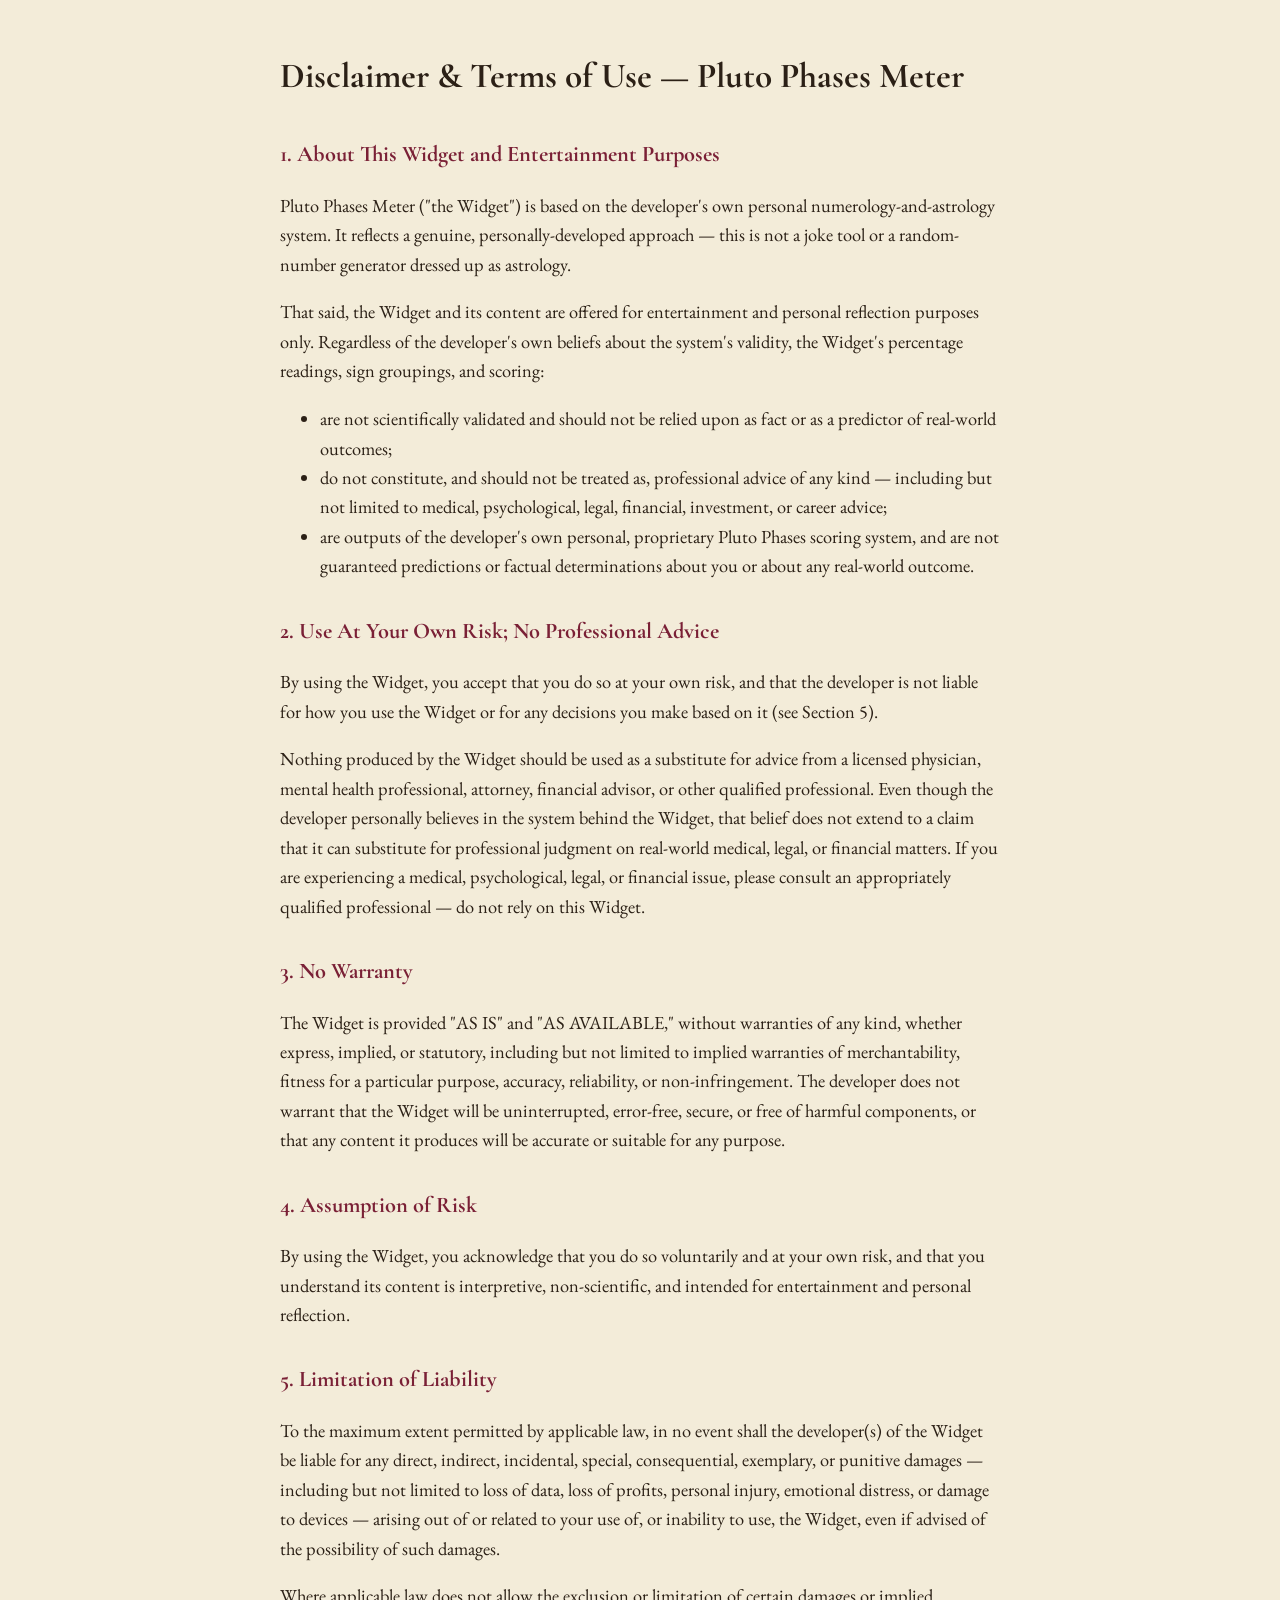
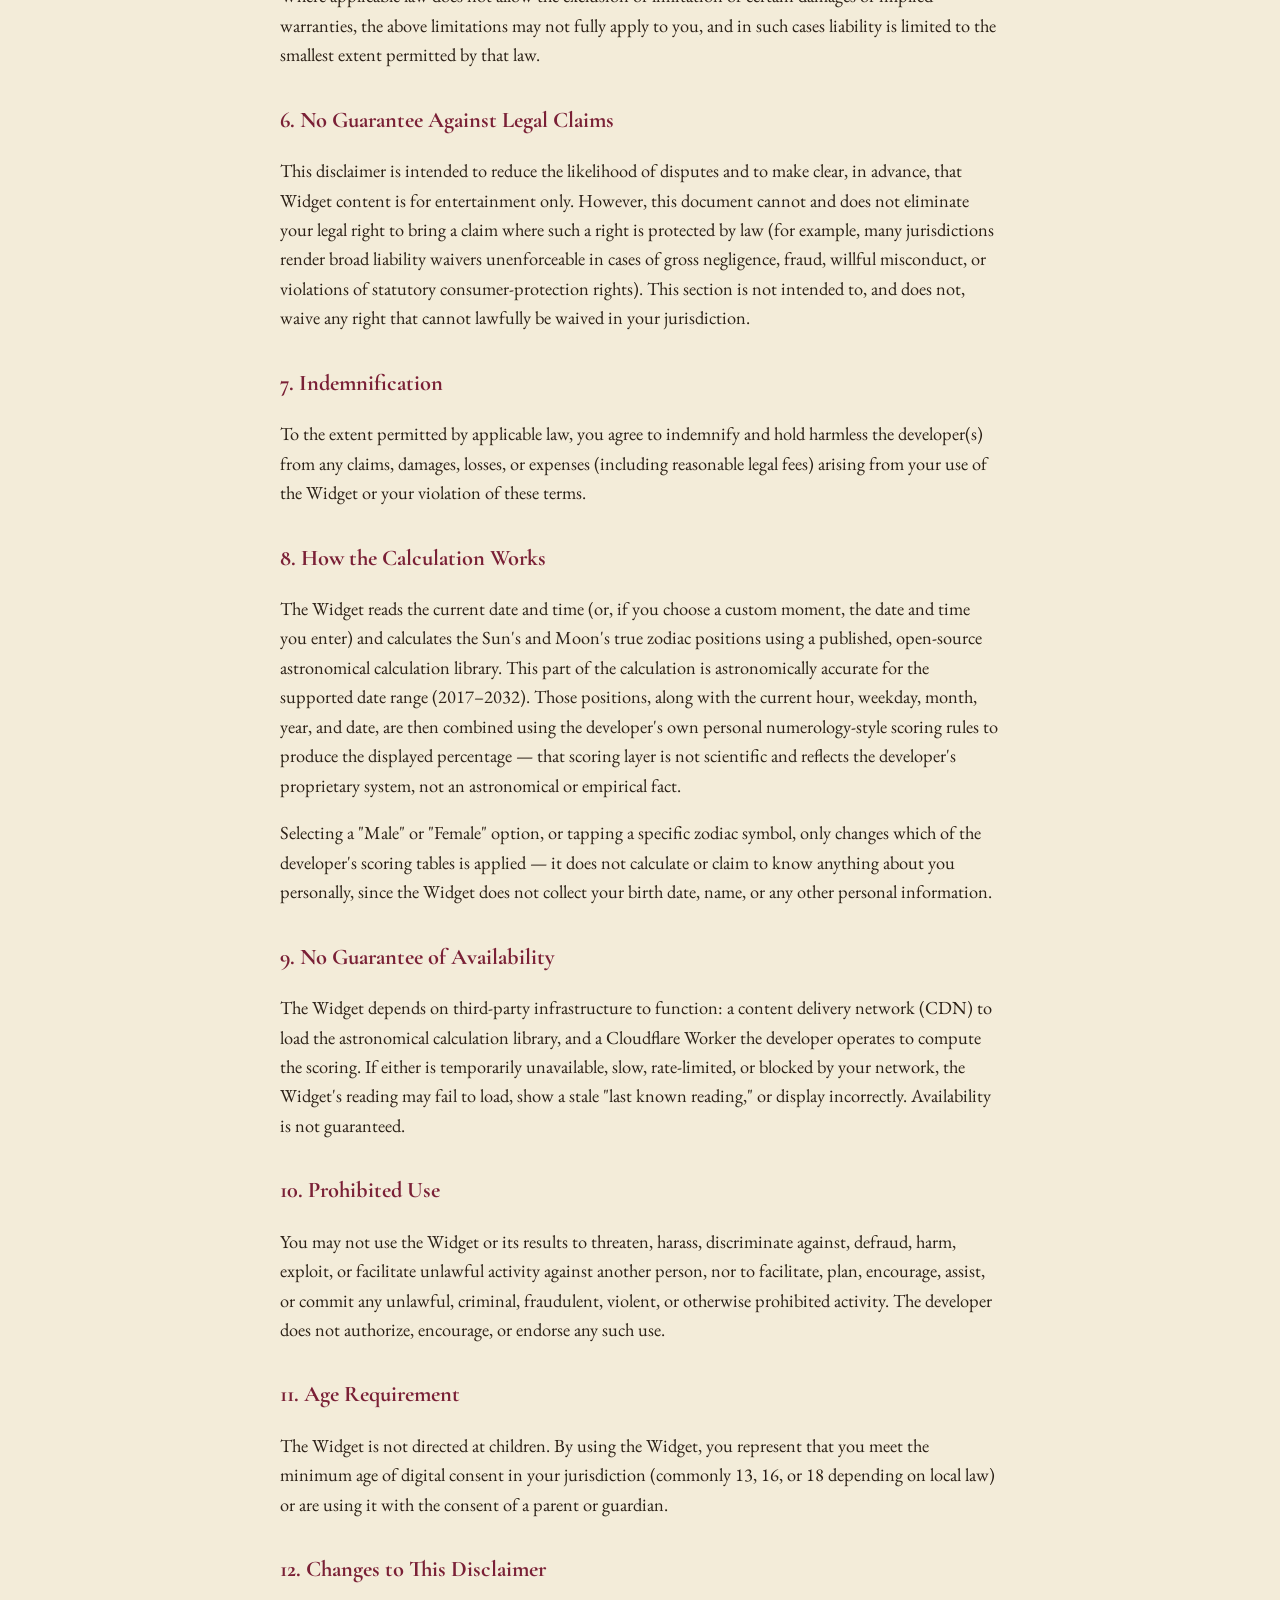
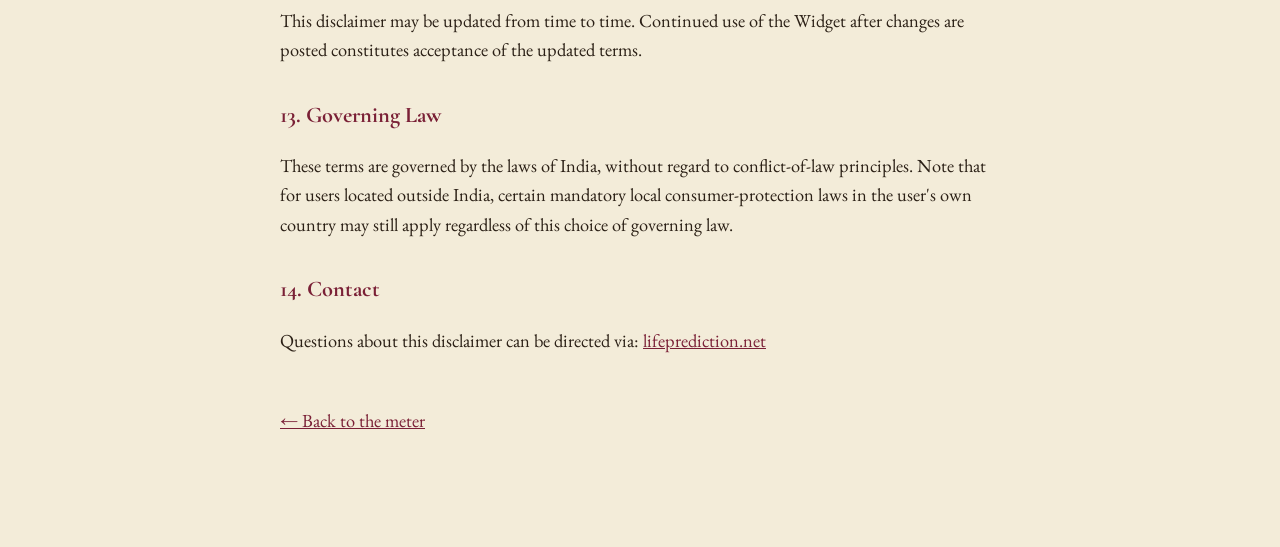
<file: disclaimer.html>
<!doctype html>
<html lang="en">
<head>
<meta charset="utf-8">
<meta name="viewport" content="width=device-width, initial-scale=1">
<title>Disclaimer & Terms of Use — Pluto Phases Meter</title>
<link href="https://fonts.googleapis.com/css2?family=Cormorant+Garamond:wght@600;700&family=EB+Garamond:ital@0;1&display=swap" rel="stylesheet">
<style>
  body { max-width: 720px; margin: 3rem auto; padding: 0 1.5rem 4rem; font-family: 'EB Garamond', Georgia, serif; font-size: 1.15rem; line-height: 1.6; color: #2b2016; background: #f3ecd9; }
  h1 { font-family: 'Cormorant Garamond', Georgia, serif; font-size: 2.2rem; }
  h2 { font-family: 'Cormorant Garamond', Georgia, serif; font-size: 1.4rem; color: #7a2036; margin-top: 2rem; }
  a { color: #7a2036; }
  .fill-in { background: #fff3d6; padding: 0 4px; border-radius: 3px; }
  .back { display:inline-block; margin-top: 2rem; }
</style>
</head>
<body>
<h1>Disclaimer & Terms of Use — Pluto Phases Meter</h1>

<h2>1. About This Widget and Entertainment Purposes</h2>
<p>Pluto Phases Meter ("the Widget") is based on the developer's own personal numerology-and-astrology system. It reflects a genuine, personally-developed approach — this is not a joke tool or a random-number generator dressed up as astrology.</p>
<p>That said, the Widget and its content are offered for entertainment and personal reflection purposes only. Regardless of the developer's own beliefs about the system's validity, the Widget's percentage readings, sign groupings, and scoring:</p>
<ul>
<li>are not scientifically validated and should not be relied upon as fact or as a predictor of real-world outcomes;</li>
<li>do not constitute, and should not be treated as, professional advice of any kind — including but not limited to medical, psychological, legal, financial, investment, or career advice;</li>
<li>are outputs of the developer's own personal, proprietary Pluto Phases scoring system, and are not guaranteed predictions or factual determinations about you or about any real-world outcome.</li>
</ul>

<h2>2. Use At Your Own Risk; No Professional Advice</h2>
<p>By using the Widget, you accept that you do so at your own risk, and that the developer is not liable for how you use the Widget or for any decisions you make based on it (see Section 5).</p>
<p>Nothing produced by the Widget should be used as a substitute for advice from a licensed physician, mental health professional, attorney, financial advisor, or other qualified professional. Even though the developer personally believes in the system behind the Widget, that belief does not extend to a claim that it can substitute for professional judgment on real-world medical, legal, or financial matters. If you are experiencing a medical, psychological, legal, or financial issue, please consult an appropriately qualified professional — do not rely on this Widget.</p>

<h2>3. No Warranty</h2>
<p>The Widget is provided "AS IS" and "AS AVAILABLE," without warranties of any kind, whether express, implied, or statutory, including but not limited to implied warranties of merchantability, fitness for a particular purpose, accuracy, reliability, or non-infringement. The developer does not warrant that the Widget will be uninterrupted, error-free, secure, or free of harmful components, or that any content it produces will be accurate or suitable for any purpose.</p>

<h2>4. Assumption of Risk</h2>
<p>By using the Widget, you acknowledge that you do so voluntarily and at your own risk, and that you understand its content is interpretive, non-scientific, and intended for entertainment and personal reflection.</p>

<h2>5. Limitation of Liability</h2>
<p>To the maximum extent permitted by applicable law, in no event shall the developer(s) of the Widget be liable for any direct, indirect, incidental, special, consequential, exemplary, or punitive damages — including but not limited to loss of data, loss of profits, personal injury, emotional distress, or damage to devices — arising out of or related to your use of, or inability to use, the Widget, even if advised of the possibility of such damages.</p>
<p>Where applicable law does not allow the exclusion or limitation of certain damages or implied warranties, the above limitations may not fully apply to you, and in such cases liability is limited to the smallest extent permitted by that law.</p>

<h2>6. No Guarantee Against Legal Claims</h2>
<p>This disclaimer is intended to reduce the likelihood of disputes and to make clear, in advance, that Widget content is for entertainment only. However, this document cannot and does not eliminate your legal right to bring a claim where such a right is protected by law (for example, many jurisdictions render broad liability waivers unenforceable in cases of gross negligence, fraud, willful misconduct, or violations of statutory consumer-protection rights). This section is not intended to, and does not, waive any right that cannot lawfully be waived in your jurisdiction.</p>

<h2>7. Indemnification</h2>
<p>To the extent permitted by applicable law, you agree to indemnify and hold harmless the developer(s) from any claims, damages, losses, or expenses (including reasonable legal fees) arising from your use of the Widget or your violation of these terms.</p>

<h2>8. How the Calculation Works</h2>
<p>The Widget reads the current date and time (or, if you choose a custom moment, the date and time you enter) and calculates the Sun's and Moon's true zodiac positions using a published, open-source astronomical calculation library. This part of the calculation is astronomically accurate for the supported date range (2017–2032). Those positions, along with the current hour, weekday, month, year, and date, are then combined using the developer's own personal numerology-style scoring rules to produce the displayed percentage — that scoring layer is not scientific and reflects the developer's proprietary system, not an astronomical or empirical fact.</p>
<p>Selecting a "Male" or "Female" option, or tapping a specific zodiac symbol, only changes which of the developer's scoring tables is applied — it does not calculate or claim to know anything about you personally, since the Widget does not collect your birth date, name, or any other personal information.</p>

<h2>9. No Guarantee of Availability</h2>
<p>The Widget depends on third-party infrastructure to function: a content delivery network (CDN) to load the astronomical calculation library, and a Cloudflare Worker the developer operates to compute the scoring. If either is temporarily unavailable, slow, rate-limited, or blocked by your network, the Widget's reading may fail to load, show a stale "last known reading," or display incorrectly. Availability is not guaranteed.</p>

<h2>10. Prohibited Use</h2>
<p>You may not use the Widget or its results to threaten, harass, discriminate against, defraud, harm, exploit, or facilitate unlawful activity against another person, nor to facilitate, plan, encourage, assist, or commit any unlawful, criminal, fraudulent, violent, or otherwise prohibited activity. The developer does not authorize, encourage, or endorse any such use.</p>

<h2>11. Age Requirement</h2>
<p>The Widget is not directed at children. By using the Widget, you represent that you meet the minimum age of digital consent in your jurisdiction (commonly 13, 16, or 18 depending on local law) or are using it with the consent of a parent or guardian.</p>

<h2>12. Changes to This Disclaimer</h2>
<p>This disclaimer may be updated from time to time. Continued use of the Widget after changes are posted constitutes acceptance of the updated terms.</p>

<h2>13. Governing Law</h2>
<p>These terms are governed by the laws of India, without regard to conflict-of-law principles. Note that for users located outside India, certain mandatory local consumer-protection laws in the user's own country may still apply regardless of this choice of governing law.</p>

<h2>14. Contact</h2>
<p>Questions about this disclaimer can be directed via: <a href="https://lifeprediction.net" target="_blank" rel="noopener">lifeprediction.net</a></p>

<a class="back" href="index.html">&larr; Back to the meter</a>
</body>
</html>
</file>
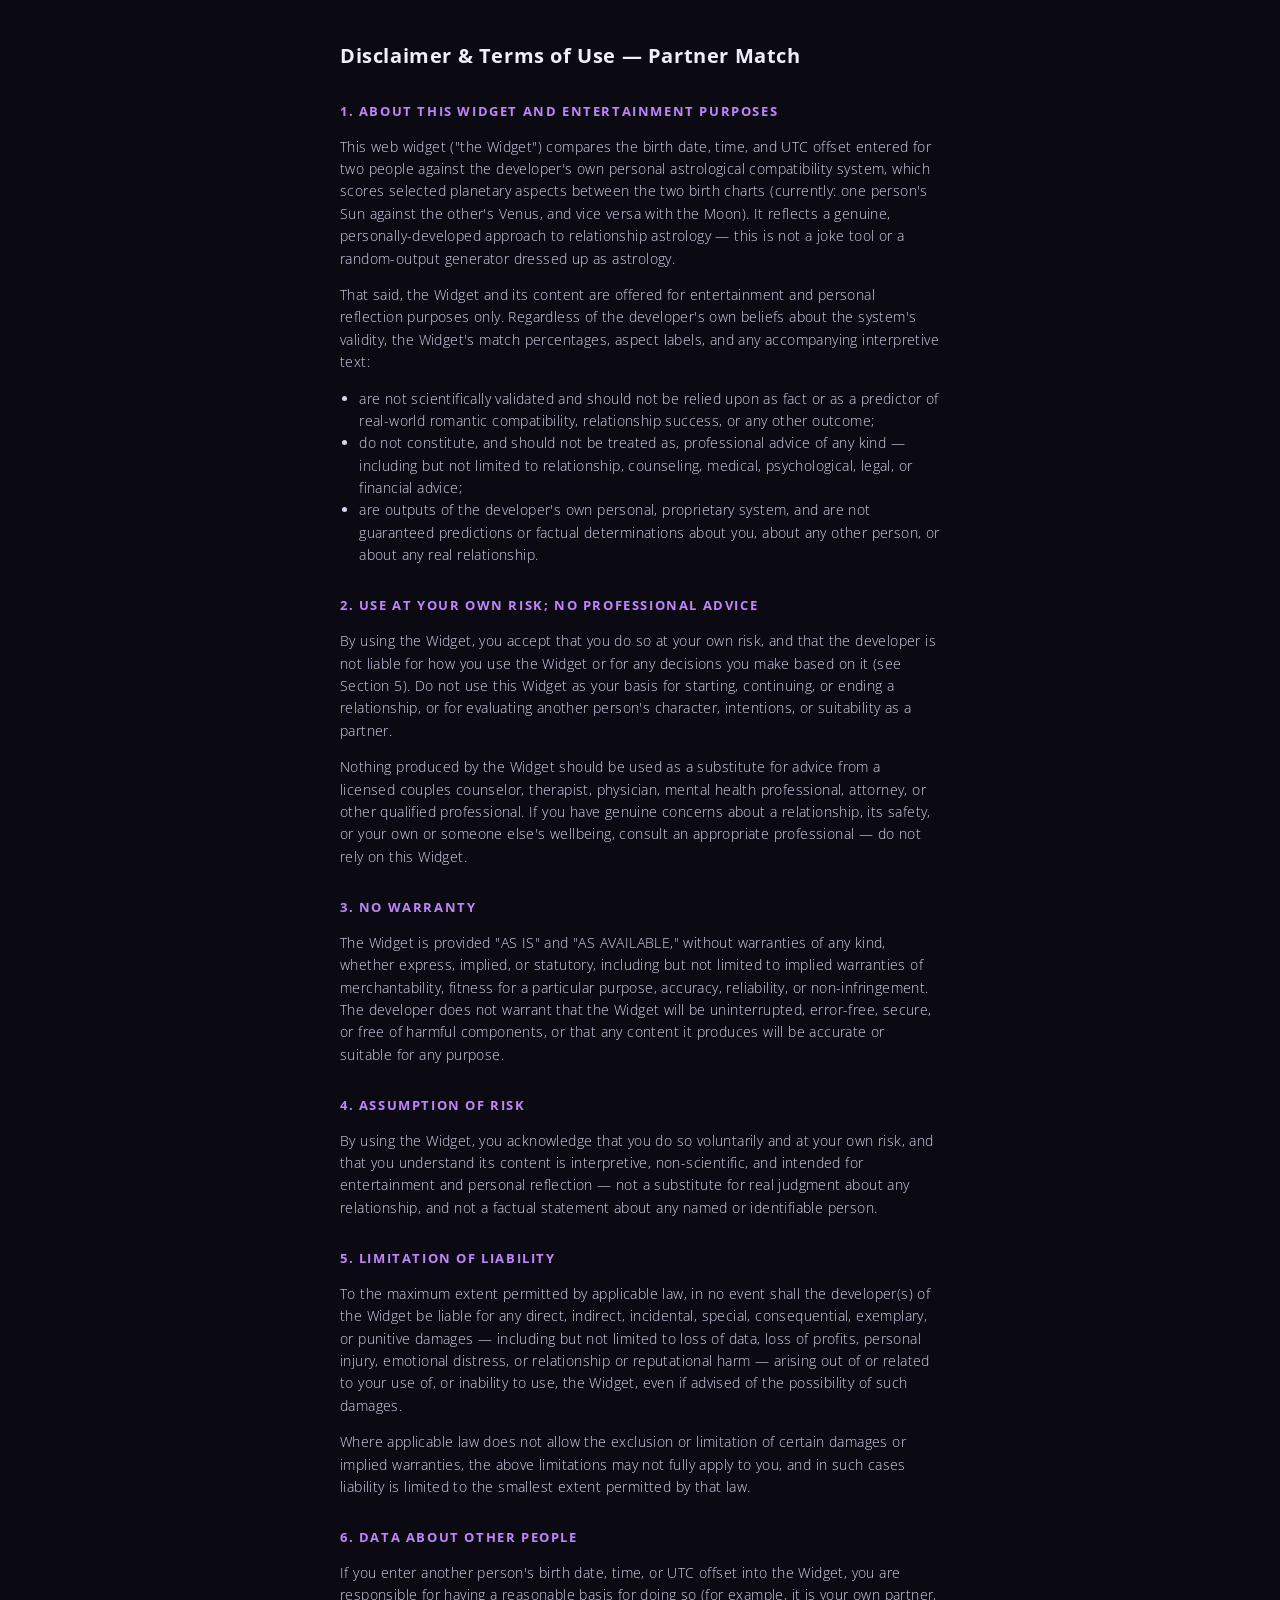
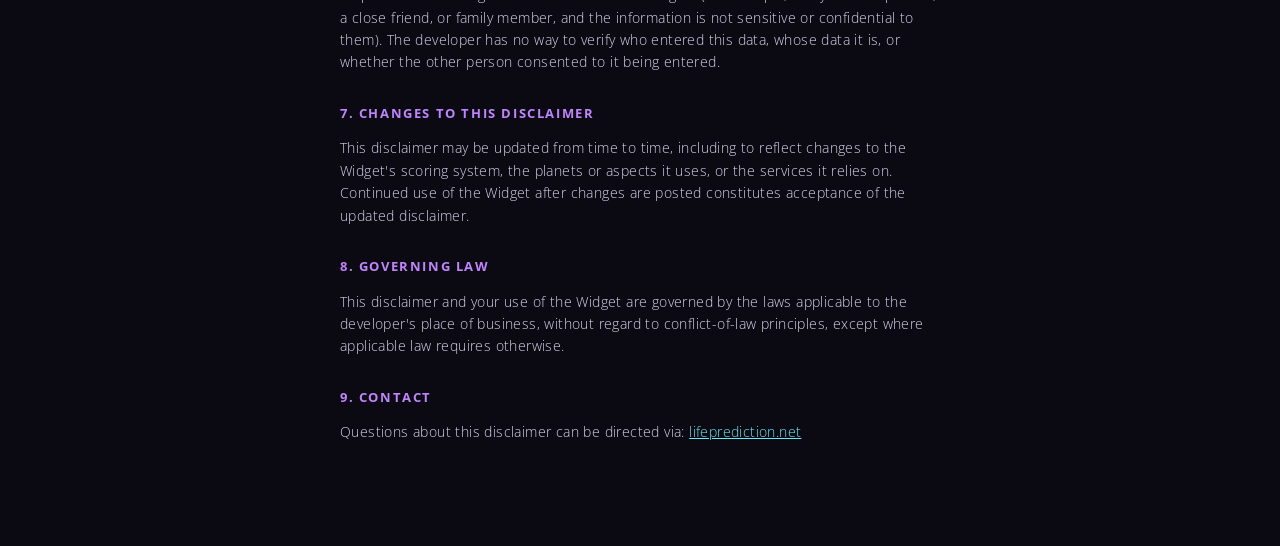
<file: partner-match-disclaimer.html>
<!doctype html>
<html lang="en">
<head>
<meta charset="utf-8">
<meta name="viewport" content="width=device-width, initial-scale=1">
<title>Disclaimer &amp; Terms of Use — Partner Match</title>
<link rel="preconnect" href="https://fonts.googleapis.com">
<link href="https://fonts.googleapis.com/css2?family=Open+Sans:wght@300;400;600;700&display=swap" rel="stylesheet">
<style>
  * { box-sizing: border-box; }
  body {
    max-width: 640px; margin: 2.5rem auto; padding: 0 1.25rem 3rem;
    font-family: 'Open Sans', system-ui, sans-serif; font-weight: 300;
    letter-spacing: 0.4px; font-size: 14px; line-height: 1.6;
    color: #f1eefc; background: #0b0a13;
  }
  h1 { font-size: 20px; font-weight: 700; letter-spacing: 0.6px; }
  h2 { font-size: 13px; text-transform: uppercase; letter-spacing: 1.6px; color: #c084fc; font-weight: 700; margin-top: 1.8rem; }
  a { color: #67e8f9; }
  ul { padding-left: 1.2rem; }
  p, li { color: #d8d3ec; }
</style>
</head>
<body>
<h1>Disclaimer &amp; Terms of Use — Partner Match</h1>

<h2>1. About This Widget and Entertainment Purposes</h2>
<p>This web widget ("the Widget") compares the birth date, time, and UTC offset entered for two people against the developer's own personal astrological compatibility system, which scores selected planetary aspects between the two birth charts (currently: one person's Sun against the other's Venus, and vice versa with the Moon). It reflects a genuine, personally-developed approach to relationship astrology — this is not a joke tool or a random-output generator dressed up as astrology.</p>
<p>That said, the Widget and its content are offered for entertainment and personal reflection purposes only. Regardless of the developer's own beliefs about the system's validity, the Widget's match percentages, aspect labels, and any accompanying interpretive text:</p>
<ul>
<li>are not scientifically validated and should not be relied upon as fact or as a predictor of real-world romantic compatibility, relationship success, or any other outcome;</li>
<li>do not constitute, and should not be treated as, professional advice of any kind — including but not limited to relationship, counseling, medical, psychological, legal, or financial advice;</li>
<li>are outputs of the developer's own personal, proprietary system, and are not guaranteed predictions or factual determinations about you, about any other person, or about any real relationship.</li>
</ul>

<h2>2. Use At Your Own Risk; No Professional Advice</h2>
<p>By using the Widget, you accept that you do so at your own risk, and that the developer is not liable for how you use the Widget or for any decisions you make based on it (see Section 5). Do not use this Widget as your basis for starting, continuing, or ending a relationship, or for evaluating another person's character, intentions, or suitability as a partner.</p>
<p>Nothing produced by the Widget should be used as a substitute for advice from a licensed couples counselor, therapist, physician, mental health professional, attorney, or other qualified professional. If you have genuine concerns about a relationship, its safety, or your own or someone else's wellbeing, consult an appropriate professional — do not rely on this Widget.</p>

<h2>3. No Warranty</h2>
<p>The Widget is provided "AS IS" and "AS AVAILABLE," without warranties of any kind, whether express, implied, or statutory, including but not limited to implied warranties of merchantability, fitness for a particular purpose, accuracy, reliability, or non-infringement. The developer does not warrant that the Widget will be uninterrupted, error-free, secure, or free of harmful components, or that any content it produces will be accurate or suitable for any purpose.</p>

<h2>4. Assumption of Risk</h2>
<p>By using the Widget, you acknowledge that you do so voluntarily and at your own risk, and that you understand its content is interpretive, non-scientific, and intended for entertainment and personal reflection — not a substitute for real judgment about any relationship, and not a factual statement about any named or identifiable person.</p>

<h2>5. Limitation of Liability</h2>
<p>To the maximum extent permitted by applicable law, in no event shall the developer(s) of the Widget be liable for any direct, indirect, incidental, special, consequential, exemplary, or punitive damages — including but not limited to loss of data, loss of profits, personal injury, emotional distress, or relationship or reputational harm — arising out of or related to your use of, or inability to use, the Widget, even if advised of the possibility of such damages.</p>
<p>Where applicable law does not allow the exclusion or limitation of certain damages or implied warranties, the above limitations may not fully apply to you, and in such cases liability is limited to the smallest extent permitted by that law.</p>

<h2>6. Data About Other People</h2>
<p>If you enter another person's birth date, time, or UTC offset into the Widget, you are responsible for having a reasonable basis for doing so (for example, it is your own partner, a close friend, or family member, and the information is not sensitive or confidential to them). The developer has no way to verify who entered this data, whose data it is, or whether the other person consented to it being entered.</p>

<h2>7. Changes to This Disclaimer</h2>
<p>This disclaimer may be updated from time to time, including to reflect changes to the Widget's scoring system, the planets or aspects it uses, or the services it relies on. Continued use of the Widget after changes are posted constitutes acceptance of the updated disclaimer.</p>

<h2>8. Governing Law</h2>
<p>This disclaimer and your use of the Widget are governed by the laws applicable to the developer's place of business, without regard to conflict-of-law principles, except where applicable law requires otherwise.</p>

<h2>9. Contact</h2>
<p>Questions about this disclaimer can be directed via: <a href="https://lifeprediction.net" target="_blank" rel="noopener">lifeprediction.net</a></p>

</body>
</html>
</file>
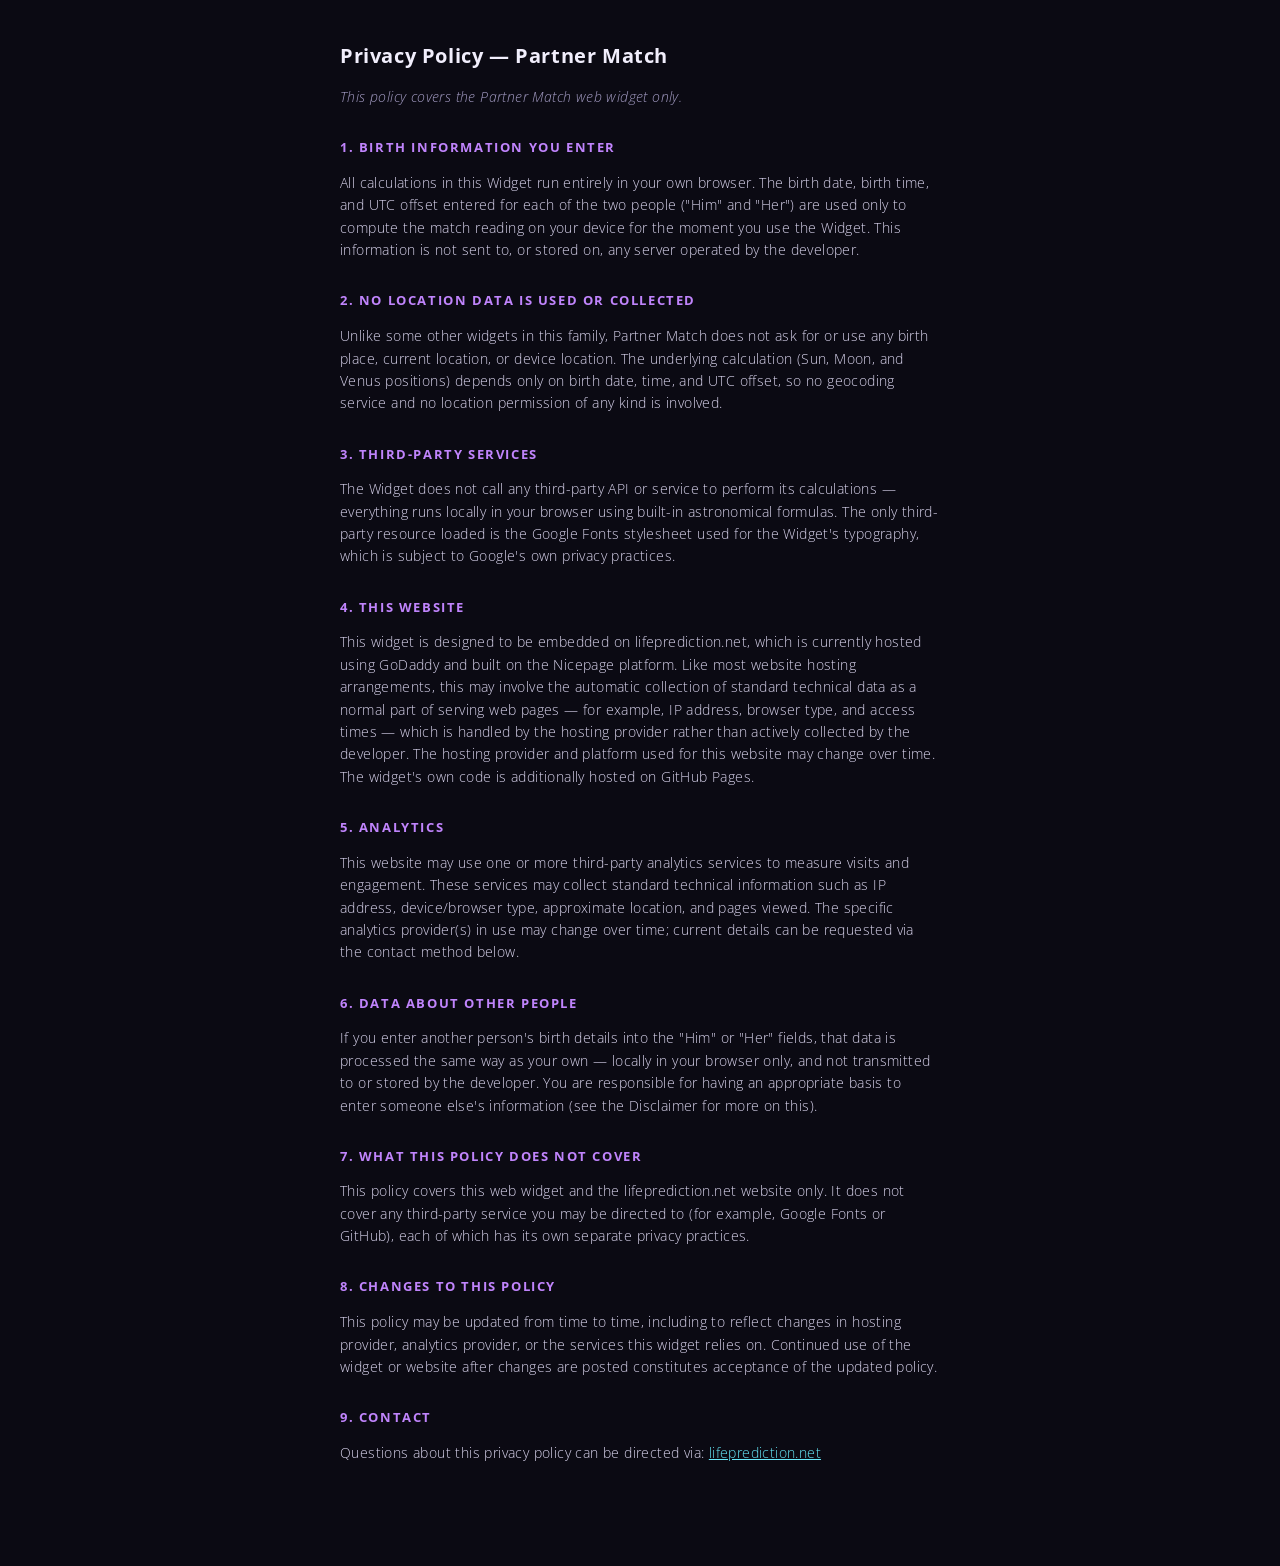
<file: partner-match-privacy.html>
<!doctype html>
<html lang="en">
<head>
<meta charset="utf-8">
<meta name="viewport" content="width=device-width, initial-scale=1">
<title>Privacy Policy — Partner Match</title>
<link rel="preconnect" href="https://fonts.googleapis.com">
<link href="https://fonts.googleapis.com/css2?family=Open+Sans:wght@300;400;600;700&display=swap" rel="stylesheet">
<style>
  * { box-sizing: border-box; }
  body {
    max-width: 640px; margin: 2.5rem auto; padding: 0 1.25rem 3rem;
    font-family: 'Open Sans', system-ui, sans-serif; font-weight: 300;
    letter-spacing: 0.4px; font-size: 14px; line-height: 1.6;
    color: #f1eefc; background: #0b0a13;
  }
  h1 { font-size: 20px; font-weight: 700; letter-spacing: 0.6px; }
  h2 { font-size: 13px; text-transform: uppercase; letter-spacing: 1.6px; color: #c084fc; font-weight: 700; margin-top: 1.8rem; }
  a { color: #67e8f9; }
  em { color: #a49cc4; }
  p { color: #d8d3ec; }
</style>
</head>
<body>
<h1>Privacy Policy — Partner Match</h1>
<p><em>This policy covers the Partner Match web widget only.</em></p>

<h2>1. Birth Information You Enter</h2>
<p>All calculations in this Widget run entirely in your own browser. The birth date, birth time, and UTC offset entered for each of the two people ("Him" and "Her") are used only to compute the match reading on your device for the moment you use the Widget. This information is not sent to, or stored on, any server operated by the developer.</p>

<h2>2. No Location Data Is Used or Collected</h2>
<p>Unlike some other widgets in this family, Partner Match does not ask for or use any birth place, current location, or device location. The underlying calculation (Sun, Moon, and Venus positions) depends only on birth date, time, and UTC offset, so no geocoding service and no location permission of any kind is involved.</p>

<h2>3. Third-Party Services</h2>
<p>The Widget does not call any third-party API or service to perform its calculations — everything runs locally in your browser using built-in astronomical formulas. The only third-party resource loaded is the Google Fonts stylesheet used for the Widget's typography, which is subject to Google's own privacy practices.</p>

<h2>4. This Website</h2>
<p>This widget is designed to be embedded on lifeprediction.net, which is currently hosted using GoDaddy and built on the Nicepage platform. Like most website hosting arrangements, this may involve the automatic collection of standard technical data as a normal part of serving web pages — for example, IP address, browser type, and access times — which is handled by the hosting provider rather than actively collected by the developer. The hosting provider and platform used for this website may change over time. The widget's own code is additionally hosted on GitHub Pages.</p>

<h2>5. Analytics</h2>
<p>This website may use one or more third-party analytics services to measure visits and engagement. These services may collect standard technical information such as IP address, device/browser type, approximate location, and pages viewed. The specific analytics provider(s) in use may change over time; current details can be requested via the contact method below.</p>

<h2>6. Data About Other People</h2>
<p>If you enter another person's birth details into the "Him" or "Her" fields, that data is processed the same way as your own — locally in your browser only, and not transmitted to or stored by the developer. You are responsible for having an appropriate basis to enter someone else's information (see the Disclaimer for more on this).</p>

<h2>7. What This Policy Does Not Cover</h2>
<p>This policy covers this web widget and the lifeprediction.net website only. It does not cover any third-party service you may be directed to (for example, Google Fonts or GitHub), each of which has its own separate privacy practices.</p>

<h2>8. Changes to This Policy</h2>
<p>This policy may be updated from time to time, including to reflect changes in hosting provider, analytics provider, or the services this widget relies on. Continued use of the widget or website after changes are posted constitutes acceptance of the updated policy.</p>

<h2>9. Contact</h2>
<p>Questions about this privacy policy can be directed via: <a href="https://lifeprediction.net" target="_blank" rel="noopener">lifeprediction.net</a></p>

</body>
</html>
</file>
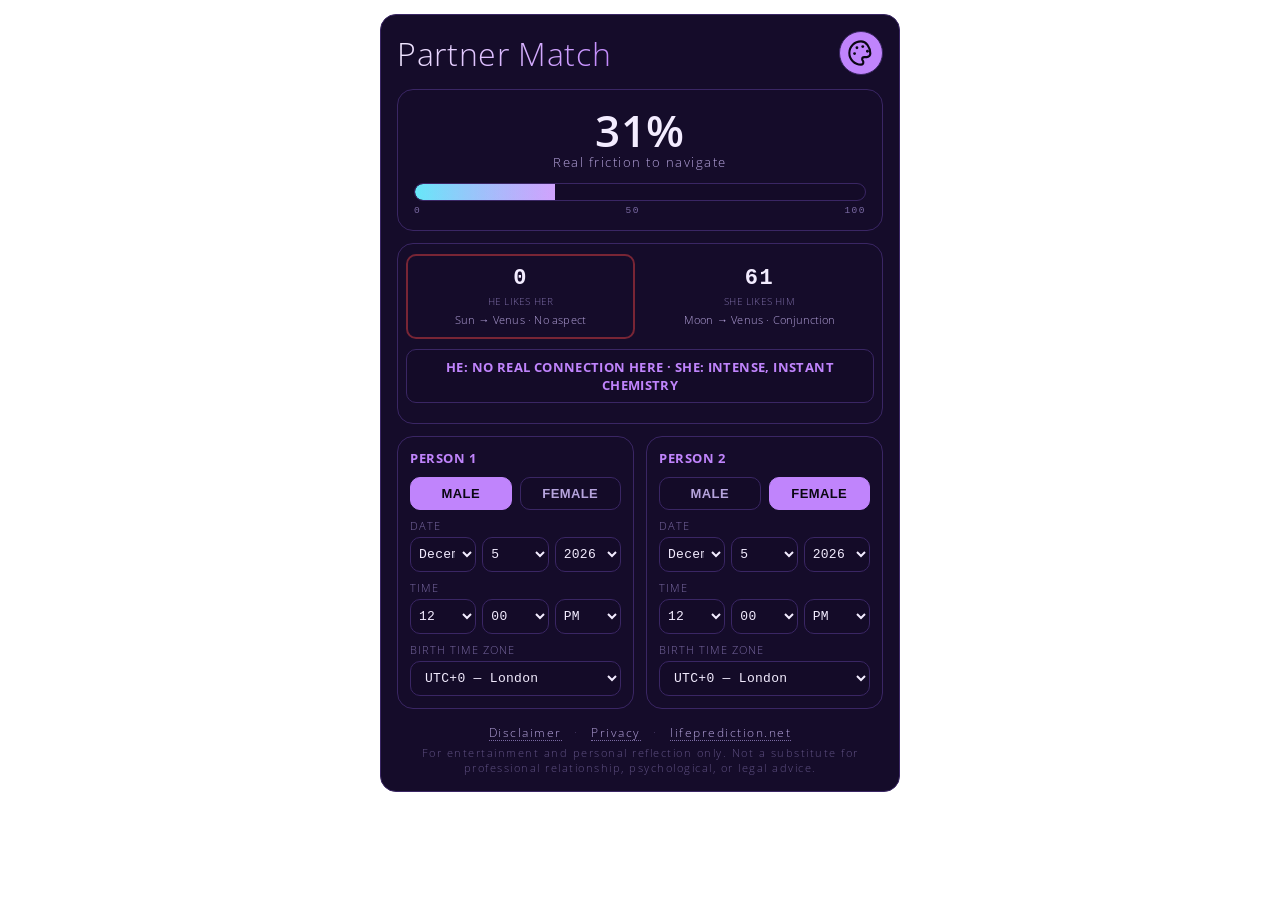
<file: partner-match.html>
<!doctype html>
<html lang="en">
<head>
<meta charset="utf-8">
<meta name="viewport" content="width=device-width, initial-scale=1">
<title>Partner Match</title>

<!-- Shared Pluto visual system, per STYLE-GUIDE.md -->
<link rel="preconnect" href="https://fonts.googleapis.com">
<link href="https://fonts.googleapis.com/css2?family=Open+Sans:wght@300;400;600&display=swap" rel="stylesheet">
<link rel="stylesheet" href="https://sanjupaison.github.io/pluto-phases-meter/pluto-style.css">

<style>
  /* ---- widget-specific bits not covered by pluto-style.css ---- */
  .pm-row{ display:flex; gap:10px; margin-bottom:8px; }
  .pm-row:last-child{ margin-bottom:0; }
  .pm-field{ flex:1; min-width:0; }
  .pm-field label{
    display:block; font-size:11px; color:var(--text-faint);
    text-transform:uppercase; letter-spacing:1px; margin-bottom:4px;
  }
  .pm-field select{
    width:100%; font-family:var(--font-mono); font-size:13px; letter-spacing:.3px;
    padding:8px 10px; border:1px solid var(--card-border); border-radius:var(--radius-sm);
    background:var(--bg-1); color:var(--text-hi);
  }
  .pm-field input:focus, .pm-field select:focus{ outline:2px solid var(--accent); outline-offset:1px; }
  .pm-dob-row, .pm-tob-row{ display:flex; gap:6px; }
  .pm-dob-row select, .pm-tob-row select{
    width:100%; font-family:var(--font-mono); font-size:13px; letter-spacing:.3px;
    padding:8px 4px; border:1px solid var(--card-border); border-radius:var(--radius-sm);
    background:var(--bg-1); color:var(--text-hi);
  }
  .pm-person-label{
    font-size:13px; font-weight:700; letter-spacing:.5px; color:var(--accent);
    text-transform:uppercase; margin:0 0 10px;
  }
  .pm-two-col{ display:grid; grid-template-columns:1fr 1fr; gap:12px; }
  @media (max-width:420px){ .pm-two-col{ grid-template-columns:1fr; } }

  .pm-bd-grid{ display:grid; grid-template-columns:1fr 1fr; gap:10px; }
  .pm-bd-grid .bd-item{ padding:10px 6px; }
  .pm-bd-grid .bd-num{ font-size:22px; }
  .pm-bd-grid .bd-label{ font-size:9.5px; margin-top:4px; }
  .pm-bd-sub{ font-size:11px; color:var(--text-lo); margin-top:4px; letter-spacing:.2px; }

  .pm-error{
    margin-top:8px; padding:8px 12px; border-radius:var(--radius-sm); font-size:12.5px;
    background:var(--bg-1); color:var(--text-lo); border:1px solid var(--card-border); text-align:center;
  }
</style>
</head>
<body data-theme="space">

<div class="app" id="pm-root">

  <header>
    <div class="title-block"><h1>Partner Match</h1></div>
    <div class="header-right">
      <button type="button" class="header-refresh-btn" id="pm-theme-btn" title="Change theme" aria-label="Change theme">
        <svg viewBox="0 0 24 24" fill="none" stroke="currentColor" stroke-width="1.8" stroke-linecap="round" stroke-linejoin="round">
          <circle cx="13.5" cy="6.5" r="1.2" fill="currentColor" stroke="none"/>
          <circle cx="17.5" cy="10.5" r="1.2" fill="currentColor" stroke="none"/>
          <circle cx="8.5" cy="7.5" r="1.2" fill="currentColor" stroke="none"/>
          <circle cx="6.5" cy="12.5" r="1.2" fill="currentColor" stroke="none"/>
          <path d="M12 2a10 10 0 1 0 0 20c1.4 0 2-1 2-2 0-.6-.2-1-.5-1.4-.3-.4-.5-.8-.5-1.3 0-1 .8-1.8 1.8-1.8H17a3 3 0 0 0 3-3c0-5.5-3.6-10.5-8-10.5z"/>
        </svg>
      </button>
    </div>
  </header>

  <!-- theme picker -->
  <div class="collapsible-panel" id="pm-theme-panel">
    <div class="theme-grid">
      <button type="button" class="theme-swatch" data-theme="space" style="--dot-color:#c084fc" title="Space"></button>
      <button type="button" class="theme-swatch" data-theme="dashboard" style="--dot-color:#7dd3fc" title="Dashboard"></button>
      <button type="button" class="theme-swatch" data-theme="celestial" style="--dot-color:#e7c368" title="Celestial"></button>
      <button type="button" class="theme-swatch" data-theme="synth" style="--dot-color:#ff5fc4" title="Synth"></button>
    </div>
  </div>

  <div class="pm-error" id="pm-error" style="display:none;"></div>

  <!-- overall meter -->
  <div class="meter-card">
    <div class="meter-pct" id="pm-pct">--%</div>
    <div class="meter-status" id="pm-status">Enter both birth times to see a reading</div>
    <div class="meter-track">
      <div class="meter-fill" id="pm-fill" style="background:linear-gradient(90deg, var(--accent-2), var(--accent));"></div>
    </div>
    <div class="meter-scale"><span>0</span><span>50</span><span>100</span></div>
  </div>

  <!-- breakdown -->
  <div class="breakdown-card">
    <div class="pm-bd-grid">
      <div class="bd-item" id="pm-bd-1">
        <div class="bd-num">--</div>
        <div class="bd-label" id="pm-bd-1-label">Person 1 likes Person 2</div>
        <div class="pm-bd-sub" id="pm-bd-1-sub">Sun &middot; Venus</div>
      </div>
      <div class="bd-item" id="pm-bd-2">
        <div class="bd-num">--</div>
        <div class="bd-label" id="pm-bd-2-label">Person 2 likes Person 1</div>
        <div class="pm-bd-sub" id="pm-bd-2-sub">Moon &middot; Venus</div>
      </div>
    </div>
    <div class="hint-box" id="pm-hint" style="margin-top:10px;">Fill in both birth times</div>
  </div>

  <!-- birth details -->
  <div class="pm-two-col">
    <div class="zodiac-card">
      <p class="pm-person-label">Person 1</p>
      <div class="gender-row">
        <button type="button" class="toggle-btn pm-gender-btn active" data-person="1" data-gender="male">Male</button>
        <button type="button" class="toggle-btn pm-gender-btn" data-person="1" data-gender="female">Female</button>
      </div>
      <div class="pm-row">
        <div class="pm-field">
          <label for="pm-p1-month">Date</label>
          <div class="pm-dob-row">
            <select id="pm-p1-month"><option value="" disabled selected>Month</option></select>
            <select id="pm-p1-day"><option value="" disabled selected>Day</option></select>
            <select id="pm-p1-year"><option value="" disabled selected>Year</option></select>
          </div>
        </div>
      </div>
      <div class="pm-row">
        <div class="pm-field">
          <label for="pm-p1-hour">Time</label>
          <div class="pm-tob-row">
            <select id="pm-p1-hour"><option value="" disabled selected>Hour</option></select>
            <select id="pm-p1-minute"><option value="" disabled selected>Min</option></select>
            <select id="pm-p1-ampm"><option value="" disabled selected>AM/PM</option></select>
          </div>
        </div>
      </div>
      <div class="pm-row">
        <div class="pm-field">
          <label for="pm-p1-utc">Birth time zone</label>
          <select id="pm-p1-utc"></select>
        </div>
      </div>
    </div>

    <div class="zodiac-card">
      <p class="pm-person-label">Person 2</p>
      <div class="gender-row">
        <button type="button" class="toggle-btn pm-gender-btn" data-person="2" data-gender="male">Male</button>
        <button type="button" class="toggle-btn pm-gender-btn active" data-person="2" data-gender="female">Female</button>
      </div>
      <div class="pm-row">
        <div class="pm-field">
          <label for="pm-p2-month">Date</label>
          <div class="pm-dob-row">
            <select id="pm-p2-month"><option value="" disabled selected>Month</option></select>
            <select id="pm-p2-day"><option value="" disabled selected>Day</option></select>
            <select id="pm-p2-year"><option value="" disabled selected>Year</option></select>
          </div>
        </div>
      </div>
      <div class="pm-row">
        <div class="pm-field">
          <label for="pm-p2-hour">Time</label>
          <div class="pm-tob-row">
            <select id="pm-p2-hour"><option value="" disabled selected>Hour</option></select>
            <select id="pm-p2-minute"><option value="" disabled selected>Min</option></select>
            <select id="pm-p2-ampm"><option value="" disabled selected>AM/PM</option></select>
          </div>
        </div>
      </div>
      <div class="pm-row">
        <div class="pm-field">
          <label for="pm-p2-utc">Birth time zone</label>
          <select id="pm-p2-utc"></select>
        </div>
      </div>
    </div>
  </div>

  <footer>
    <a href="partner-match-disclaimer.html" target="_blank" rel="noopener">Disclaimer</a>
    <span class="sep">&middot;</span>
    <a href="partner-match-privacy.html" target="_blank" rel="noopener">Privacy</a>
    <span class="sep">&middot;</span>
    <a href="https://lifeprediction.net" target="_blank" rel="noopener">lifeprediction.net</a>
    <div class="disclaimer-line">For entertainment and personal reflection only. Not a substitute for professional relationship, psychological, or legal advice.</div>
  </footer>

</div>

<script>
(function () {
  "use strict";

  /* ===================================================================
     Astronomy — Julian Day, Sun, Moon, and Venus geocentric ecliptic
     longitude. Only these three bodies are needed here, so outer
     planets, the ascendant, and location input are omitted entirely.
     Verified against a professional ephemeris (Astro-Seek) to within
     about 1.5 arcminutes for all three bodies.
     =================================================================== */
  function toRad(d){ return d * Math.PI / 180; }
  function toDeg(r){ return r * 180 / Math.PI; }
  function norm360(x){ x = x % 360; if (x < 0) x += 360; return x; }

  function julianDay(y, m, d, hourUT) {
    if (m <= 2) { y -= 1; m += 12; }
    var A = Math.floor(y / 100);
    var B = 2 - A + Math.floor(A / 4);
    var JD0 = Math.floor(365.25 * (y + 4716)) + Math.floor(30.6001 * (m + 1)) + d + B - 1524.5;
    return JD0 + hourUT / 24;
  }

  function sunLongitude(jd) {
    var T = (jd - 2451545.0) / 36525;
    var L0 = norm360(280.46646 + 36000.76983 * T + 0.0003032 * T * T);
    var M = norm360(357.52911 + 35999.05029 * T - 0.0001537 * T * T);
    var Mr = toRad(M);
    var C = (1.914602 - 0.004817 * T - 0.000014 * T * T) * Math.sin(Mr)
      + (0.019993 - 0.000101 * T) * Math.sin(2 * Mr)
      + 0.000289 * Math.sin(3 * Mr);
    var trueLong = L0 + C;
    // Small nutation + aberration correction for apparent (vs. mean) longitude.
    var omega = 125.04 - 1934.136 * T;
    var apparent = trueLong - 0.00569 - 0.00478 * Math.sin(toRad(omega));
    return norm360(apparent);
  }

  function moonLongitude(jd) {
    var T = (jd - 2451545.0) / 36525;
    // Moon's mean longitude, mean elongation from Sun, Sun's mean anomaly,
    // Moon's mean anomaly, Moon's argument of latitude — carried to T^2.
    var Lp = norm360(218.3164477 + 481267.88123421 * T - 0.0015786 * T * T);
    var D  = norm360(297.8501921 + 445267.1114034 * T - 0.0018819 * T * T);
    var M  = norm360(357.5291092 + 35999.0502909 * T - 0.0001536 * T * T);
    var Mp = norm360(134.9633964 + 477198.8675055 * T + 0.0087414 * T * T);
    var F  = norm360(93.2720950 + 483202.0175233 * T - 0.0036539 * T * T);

    // The 25 largest-amplitude longitude terms of the truncated ELP2000/Meeus
    // lunar theory, each row [D, M, M', F, amplitude in millionths of a degree].
    var MOON_TERMS = [
      [0, 0, 1, 0, 6288774], [2, 0, -1, 0, 1274027], [2, 0, 0, 0, 658314],
      [0, 0, 2, 0, 213618], [0, 1, 0, 0, -185116], [0, 0, 0, 2, -114332],
      [2, 0, -2, 0, 58793], [2, -1, -1, 0, 57066], [2, 0, 1, 0, 53322],
      [2, -1, 0, 0, 45758], [0, 1, -1, 0, -40923], [1, 0, 0, 0, -34720],
      [0, 1, 1, 0, -30383], [2, 0, 0, -2, 15327], [0, 0, 1, 2, -12528],
      [0, 0, 1, -2, 10980], [4, 0, -1, 0, 10675], [0, 0, 3, 0, 10034],
      [4, 0, -2, 0, 8548], [2, 1, -1, 0, -7888], [2, 1, 0, 0, -6766],
      [1, 0, -1, 0, -5163], [1, 1, 0, 0, 4987], [2, -1, 1, 0, 4036],
      [2, 0, 2, 0, 3994]
    ];
    var sumL = 0;
    for (var i = 0; i < MOON_TERMS.length; i++) {
      var t4 = MOON_TERMS[i];
      var arg = t4[0] * D + t4[1] * M + t4[2] * Mp + t4[3] * F;
      sumL += t4[4] * Math.sin(toRad(arg));
    }
    var longitude = Lp + sumL / 1000000.0;

    // Dominant nutation-in-longitude term, tied to the Moon's mean node,
    // for consistency with the correction already applied to the Sun.
    var omegaNode = norm360(125.0445479 - 1934.1362891 * T + 0.0020754 * T * T);
    var nutationDeg = -17.20 * Math.sin(toRad(omegaNode)) / 3600.0;

    return norm360(longitude + nutationDeg);
  }

  var ELEMENTS = {
    venus: { a: [0.72333566, 0.00000390], e: [0.00677672, -0.00004107], I: [3.39467605, -0.00078890], L: [181.97909950, 58517.81538729], peri: [131.60246718, 0.00268329], node: [76.67984255, -0.27769418] },
    earth: { a: [1.00000261, 0.00000562], e: [0.01671123, -0.00004392], I: [-0.00001531, -0.01294668], L: [100.46457166, 35999.37244981], peri: [102.93768193, 0.32327364], node: [0.0, 0.0] }
  };

  function keplerSolve(Mdeg, e) {
    var M = Mdeg % 360; if (M > 180) M -= 360; if (M < -180) M += 360;
    var Mrad = toRad(M);
    var E = Mrad;
    for (var i = 0; i < 12; i++) {
      var dE = (E - e * Math.sin(E) - Mrad) / (1 - e * Math.cos(E));
      E -= dE;
      if (Math.abs(dE) < 1e-9) break;
    }
    return E;
  }

  function heliocentricXYZ(elem, T) {
    var a = elem.a[0] + elem.a[1] * T;
    var e = elem.e[0] + elem.e[1] * T;
    var I = toRad(elem.I[0] + elem.I[1] * T);
    var L = norm360(elem.L[0] + elem.L[1] * T);
    var peri = norm360(elem.peri[0] + elem.peri[1] * T);
    var node = norm360(elem.node[0] + elem.node[1] * T);
    var w = toRad(norm360(peri - node));
    var Om = toRad(node);
    var M = norm360(L - peri);
    var E = keplerSolve(M, e);
    var xp = a * (Math.cos(E) - e);
    var yp = a * Math.sqrt(1 - e * e) * Math.sin(E);
    var cw = Math.cos(w), sw = Math.sin(w), cO = Math.cos(Om), sO = Math.sin(Om), cI = Math.cos(I), sI = Math.sin(I);
    var x = (cw * cO - sw * sO * cI) * xp + (-sw * cO - cw * sO * cI) * yp;
    var y = (cw * sO + sw * cO * cI) * xp + (-sw * sO + cw * cO * cI) * yp;
    return { x: x, y: y };
  }

  function venusLongitude(jd) {
    var T = (jd - 2451545.0) / 36525;
    var p = heliocentricXYZ(ELEMENTS.venus, T);
    var e = heliocentricXYZ(ELEMENTS.earth, T);
    var x = p.x - e.x, y = p.y - e.y;
    var lon = toDeg(Math.atan2(y, x));
    lon += 1.3970 * T;
    return norm360(lon);
  }

  function angularDiff(a, b) {
    var d = Math.abs(a - b) % 360;
    if (d > 180) d = 360 - d;
    return d;
  }

  /* ===================================================================
     Aspect scoring — Conjunct 100, Sextile 50, Square 0, Trine 75,
     Opposite 0. Each aspect only applies within an 8° orb of its exact
     angle: match starts at the aspect's base percentage at 0° delta
     and decreases linearly, degree for degree, to 0% at an 8° delta.
     Outside every orb (more than 8° from all five angles), the pairing
     scores a flat 0% — there's no aspect at all to base a score on.
     =================================================================== */
  var ORB = 8;
  var ASPECTS = [
    { angle: 0,   base: 100, name: "Conjunction" },
    { angle: 60,  base: 50,  name: "Sextile" },
    { angle: 90,  base: 0,   name: "Square" },
    { angle: 120, base: 75,  name: "Trine" },
    { angle: 180, base: 0,   name: "Opposition" }
  ];

  function aspectResult(diff) {
    var best = null;
    ASPECTS.forEach(function (a) {
      var delta = Math.abs(diff - a.angle);
      if (delta <= ORB) {
        var pct = a.base * (1 - delta / ORB);
        if (!best || pct > best.pct) best = { name: a.name, pct: pct, delta: delta };
      }
    });
    if (!best) return { name: "No aspect", pct: 0, delta: null };
    return best;
  }

  var ASPECT_BLURB = {
    Conjunction: "intense, instant chemistry",
    Sextile: "easy, friendly warmth",
    Square: "friction and tension",
    Trine: "natural, flowing harmony",
    Opposition: "magnetic but polarizing pull",
    "No aspect": "no real connection here"
  };

  /* ===================================================================
     Gender-based scoring rule (applies to either person, in either slot):
       - If a person is Male:   their Sun  is compared to the OTHER person's Venus.
       - If a person is Female: their Moon is compared to the OTHER person's Venus.
     Two scores are always computed — one from each person's own point of
     view — so this naturally covers every combination:
       Male + Female  -> His Sun vs her Venus, and her Moon vs his Venus
                          (the classic "he likes her" / "she likes him" pair).
       Male + Male    -> 1st male's Sun vs 2nd male's Venus, and vice versa.
       Female + Female-> 1st female's Moon vs 2nd female's Venus, and vice versa.
     =================================================================== */
  function selfLongitude(gender, jd) {
    return gender === "male" ? sunLongitude(jd) : moonLongitude(jd);
  }
  function planetLabel(gender) {
    return gender === "male" ? "Sun \u2192 Venus" : "Moon \u2192 Venus";
  }
  function pronounSubject(gender) { return gender === "male" ? "He" : "She"; }
  function pronounObject(gender) { return gender === "male" ? "him" : "her"; }

  function likesLabel(selfGender, otherGender, selfIndex, otherIndex) {
    if (selfGender === otherGender) {
      var noun = selfGender === "male" ? "Male" : "Female";
      var otherNoun = selfGender === "male" ? "male" : "female";
      return noun + " " + selfIndex + " likes " + otherNoun + " " + otherIndex;
    }
    return pronounSubject(selfGender) + " likes " + pronounObject(otherGender);
  }

  /* ===================================================================
     UI wiring
     =================================================================== */
  var OFFSETS = [
    { v: -12, city: "Baker Island" }, { v: -11, city: "Pago Pago" }, { v: -10, city: "Honolulu" },
    { v: -9.5, city: "Marquesas Islands" }, { v: -9, city: "Anchorage" }, { v: -8, city: "Los Angeles" },
    { v: -7, city: "Denver" }, { v: -6, city: "Chicago" }, { v: -5, city: "New York" },
    { v: -4.5, city: "Caracas (historic)" }, { v: -4, city: "Santiago" }, { v: -3.5, city: "St. John's" },
    { v: -3, city: "S\u00e3o Paulo" }, { v: -2, city: "South Georgia" }, { v: -1, city: "Azores" },
    { v: 0, city: "London" }, { v: 1, city: "Paris" }, { v: 2, city: "Cairo" }, { v: 3, city: "Istanbul" },
    { v: 3.5, city: "Tehran" }, { v: 4, city: "Dubai" }, { v: 4.5, city: "Kabul" }, { v: 5, city: "Karachi" },
    { v: 5.5, city: "Delhi" }, { v: 5.75, city: "Kathmandu" }, { v: 6, city: "Dhaka" }, { v: 6.5, city: "Yangon" },
    { v: 7, city: "Bangkok" }, { v: 8, city: "Hong Kong" }, { v: 8.75, city: "Eucla" }, { v: 9, city: "Tokyo" },
    { v: 9.5, city: "Adelaide" }, { v: 10, city: "Sydney" }, { v: 10.5, city: "Lord Howe Island" },
    { v: 11, city: "Honiara" }, { v: 12, city: "Auckland" }, { v: 12.75, city: "Chatham Islands" },
    { v: 13, city: "Apia" }, { v: 14, city: "Kiritimati" }
  ];

  function makeDateTimePicker(prefix) {
    var monthSel = document.getElementById(prefix + "-month");
    var daySel = document.getElementById(prefix + "-day");
    var yearSel = document.getElementById(prefix + "-year");
    var hourSel = document.getElementById(prefix + "-hour");
    var minSel = document.getElementById(prefix + "-minute");
    var ampmSel = document.getElementById(prefix + "-ampm");

    var MONTHS = ["January","February","March","April","May","June","July","August","September","October","November","December"];
    MONTHS.forEach(function (name, i) {
      var opt = document.createElement("option");
      opt.value = i + 1; opt.textContent = name;
      monthSel.appendChild(opt);
    });
    for (var d = 1; d <= 31; d++) {
      var opt = document.createElement("option");
      opt.value = d; opt.textContent = d;
      daySel.appendChild(opt);
    }
    for (var y = 2060; y >= 1900; y--) {
      var opt = document.createElement("option");
      opt.value = y; opt.textContent = y;
      yearSel.appendChild(opt);
    }
    for (var h = 1; h <= 12; h++) {
      var opt = document.createElement("option");
      opt.value = h; opt.textContent = (h < 10 ? "0" + h : h);
      hourSel.appendChild(opt);
    }
    for (var m = 0; m <= 59; m++) {
      var opt = document.createElement("option");
      opt.value = m; opt.textContent = (m < 10 ? "0" + m : m);
      minSel.appendChild(opt);
    }
    ["AM", "PM"].forEach(function (p) {
      var opt = document.createElement("option");
      opt.value = p; opt.textContent = p;
      ampmSel.appendChild(opt);
    });

    return {
      elements: [monthSel, daySel, yearSel, hourSel, minSel, ampmSel],
      setDate: function (year, month, day) {
        yearSel.value = year; monthSel.value = month; daySel.value = day;
      },
      setTime: function (hour24, minute) {
        var hour12 = hour24 % 12; if (hour12 === 0) hour12 = 12;
        hourSel.value = hour12; minSel.value = minute;
        ampmSel.value = hour24 >= 12 ? "PM" : "AM";
      },
      get dateValue() {
        if (!monthSel.value || !daySel.value || !yearSel.value) return "";
        return yearSel.value + "-" + monthSel.value + "-" + daySel.value;
      },
      get timeValue() {
        if (!hourSel.value || !minSel.value || !ampmSel.value) return "";
        var hour24 = parseInt(hourSel.value, 10) % 12;
        if (ampmSel.value === "PM") hour24 += 12;
        return hour24 + ":" + minSel.value;
      }
    };
  }

  var p1Picker = makeDateTimePicker("pm-p1");
  var p2Picker = makeDateTimePicker("pm-p2");
  var p1Date = { get value() { return p1Picker.dateValue; } };
  var p1Time = { get value() { return p1Picker.timeValue; } };
  var p1Utc = document.getElementById("pm-p1-utc");
  var p2Date = { get value() { return p2Picker.dateValue; } };
  var p2Time = { get value() { return p2Picker.timeValue; } };
  var p2Utc = document.getElementById("pm-p2-utc");
  var errorEl = document.getElementById("pm-error");
  var pctEl = document.getElementById("pm-pct");
  var statusEl = document.getElementById("pm-status");
  var fillEl = document.getElementById("pm-fill");
  var bd1 = document.getElementById("pm-bd-1");
  var bd2 = document.getElementById("pm-bd-2");
  var bd1label = document.getElementById("pm-bd-1-label");
  var bd2label = document.getElementById("pm-bd-2-label");
  var bd1sub = document.getElementById("pm-bd-1-sub");
  var bd2sub = document.getElementById("pm-bd-2-sub");
  var hintEl = document.getElementById("pm-hint");

  var genderP1 = "male";
  var genderP2 = "female";

  var now = new Date();
  function pad(n) { return n < 10 ? "0" + n : "" + n; }
  var todayStr = now.getFullYear() + "-" + pad(now.getMonth() + 1) + "-" + pad(now.getDate());
  var localOffset = -now.getTimezoneOffset() / 60;
  var closestOffset = OFFSETS.reduce(function (a, b) {
    return Math.abs(b.v - localOffset) < Math.abs(a.v - localOffset) ? b : a;
  }).v;

  [p1Utc, p2Utc].forEach(function (sel) {
    OFFSETS.forEach(function (o) {
      var opt = document.createElement("option");
      opt.value = o.v;
      opt.textContent = "UTC" + (o.v >= 0 ? "+" : "") + o.v + " \u2014 " + o.city;
      if (o.v === closestOffset) opt.selected = true;
      sel.appendChild(opt);
    });
  });
  p1Picker.setDate(now.getFullYear(), now.getMonth() + 1, now.getDate());
  p2Picker.setDate(now.getFullYear(), now.getMonth() + 1, now.getDate());
  p1Picker.setTime(12, 0);
  p2Picker.setTime(12, 0);

  function showError(msg) { errorEl.textContent = msg; errorEl.style.display = "block"; }
  function clearError() { errorEl.style.display = "none"; errorEl.textContent = ""; }

  function jdFor(dateVal, timeVal, utcOffset) {
    var bParts = dateVal.split("-").map(Number);
    var tParts = timeVal.split(":").map(Number);
    var utHour = tParts[0] + tParts[1] / 60 - utcOffset;
    return julianDay(bParts[0], bParts[1], bParts[2], utHour);
  }

  function renderBdItem(el, labelEl, subEl, pct, aspectName, label, subtext) {
    el.querySelector(".bd-num").textContent = Math.round(pct);
    labelEl.textContent = label;
    subEl.textContent = subtext + " \u00b7 " + aspectName;
    el.classList.toggle("penalty", pct < 25);
  }

  function tryCompute() {
    clearError();
    if (!p1Date.value || !p1Time.value || !p2Date.value || !p2Time.value) {
      statusEl.textContent = "Enter both birth times to see a reading";
      return;
    }
    try {
      var jd1 = jdFor(p1Date.value, p1Time.value, parseFloat(p1Utc.value));
      var jd2 = jdFor(p2Date.value, p2Time.value, parseFloat(p2Utc.value));

      var venus1 = venusLongitude(jd1);
      var venus2 = venusLongitude(jd2);
      var self1 = selfLongitude(genderP1, jd1);
      var self2 = selfLongitude(genderP2, jd2);

      // Score 1: Person 1's own point of view (their Sun-or-Moon vs Person 2's Venus)
      var diff1 = angularDiff(self1, venus2);
      var result1 = aspectResult(diff1);

      // Score 2: Person 2's own point of view (their Sun-or-Moon vs Person 1's Venus)
      var diff2 = angularDiff(self2, venus1);
      var result2 = aspectResult(diff2);

      var overall = Math.round((result1.pct + result2.pct) / 2);

      pctEl.textContent = overall + "%";
      fillEl.style.width = overall + "%";

      var statusWord = overall >= 70 ? "Strong mutual pull"
        : overall >= 40 ? "Mixed, workable signals"
        : "Real friction to navigate";
      statusEl.textContent = statusWord;

      renderBdItem(bd1, bd1label, bd1sub, result1.pct, result1.name,
        likesLabel(genderP1, genderP2, 1, 2), planetLabel(genderP1));
      renderBdItem(bd2, bd2label, bd2sub, result2.pct, result2.name,
        likesLabel(genderP2, genderP1, 2, 1), planetLabel(genderP2));

      hintEl.textContent = pronounSubject(genderP1) + ": " + ASPECT_BLURB[result1.name]
        + "  \u00b7  " + pronounSubject(genderP2) + ": " + ASPECT_BLURB[result2.name];
    } catch (err) {
      showError(err.message || "Something went wrong computing this reading.");
    }
  }

  p1Picker.elements.concat(p2Picker.elements, [p1Utc, p2Utc]).forEach(function (el) {
    el.addEventListener("change", tryCompute);
  });

  // gender toggles
  document.querySelectorAll(".pm-gender-btn").forEach(function (btn) {
    btn.addEventListener("click", function () {
      var person = btn.getAttribute("data-person");
      var gender = btn.getAttribute("data-gender");
      if (person === "1") { genderP1 = gender; }
      else { genderP2 = gender; }
      document.querySelectorAll('.pm-gender-btn[data-person="' + person + '"]').forEach(function (b) {
        b.classList.toggle("active", b === btn);
      });
      tryCompute();
    });
  });

  // theme picker
  var themeBtn = document.getElementById("pm-theme-btn");
  var themePanel = document.getElementById("pm-theme-panel");
  var swatches = document.querySelectorAll(".theme-swatch");
  themeBtn.addEventListener("click", function () {
    themePanel.classList.toggle("open");
  });
  function setTheme(t) {
    document.body.setAttribute("data-theme", t);
    swatches.forEach(function (s) { s.classList.toggle("active", s.getAttribute("data-theme") === t); });
  }
  swatches.forEach(function (s) {
    s.addEventListener("click", function () { setTheme(s.getAttribute("data-theme")); });
  });
  setTheme("space");

  tryCompute();
})();
</script>
</body>
</html>
</file>
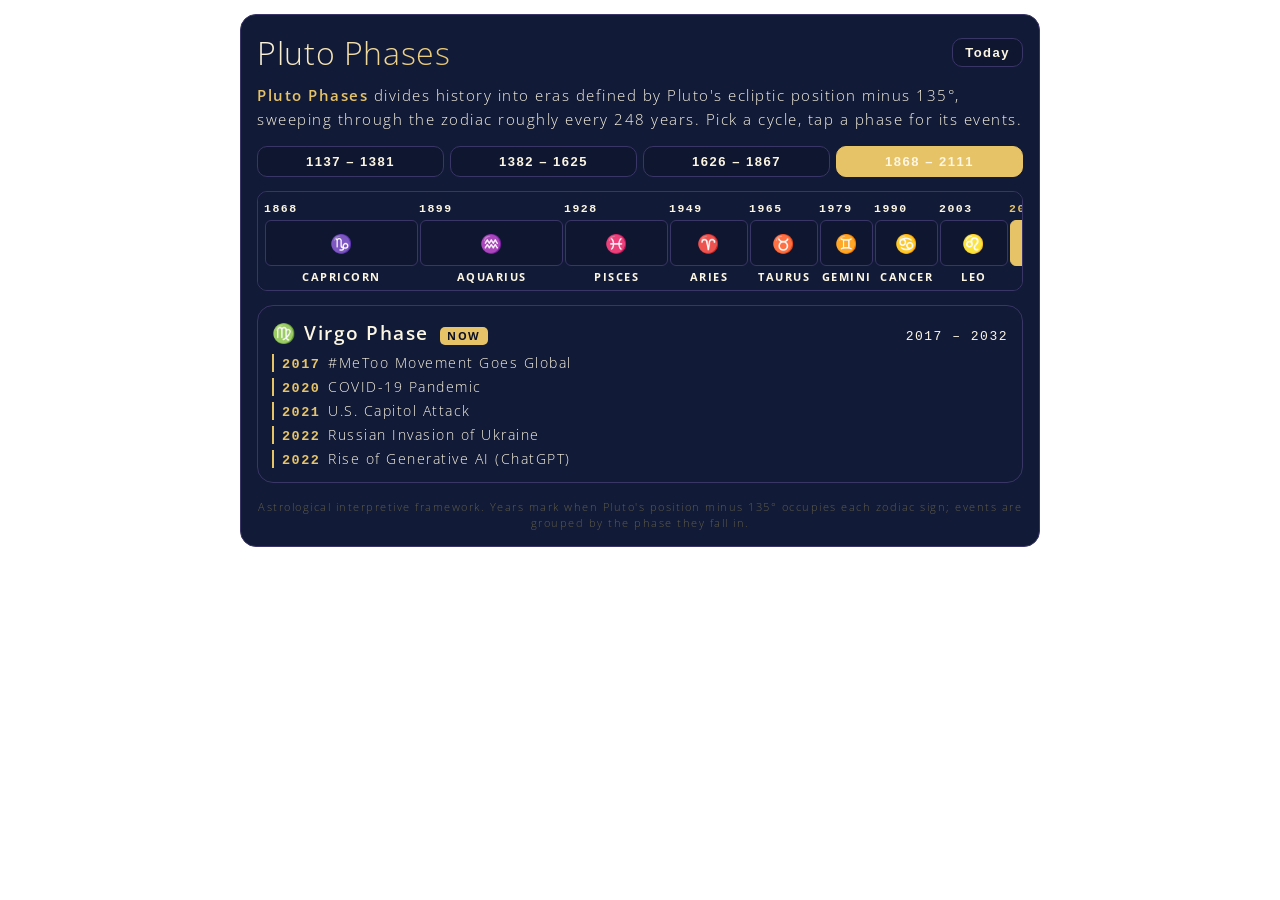
<file: pluto-phases-timeline.html>
<!DOCTYPE html>
<html lang="en">
<head>
<meta charset="UTF-8">
<meta name="viewport" content="width=device-width, initial-scale=1.0">
<title>Pluto Phases — Journey Through the Zodiac</title>

<link rel="preconnect" href="https://fonts.googleapis.com">
<link href="https://fonts.googleapis.com/css2?family=Open+Sans:wght@300;400;600&display=swap" rel="stylesheet">
<link rel="stylesheet" href="https://sanjupaison.github.io/pluto-phases-meter/pluto-style.css">

<style>
  .app{ max-width:800px; padding:16px; }
  header{ margin-bottom:10px; }

  .intro{
    font-size:14.5px; line-height:1.65; color:var(--text-hi); letter-spacing:1.5px;
    margin:0 0 14px;
  }
  .intro strong{ color:var(--accent); font-weight:600; }

  .cycle-toggle{ display:flex; gap:6px; margin-bottom:14px; flex-wrap:wrap; }
  .cycle-toggle .toggle-btn{ flex:1 1 auto; min-width:112px; font-size:13px; padding:7px 8px; color:var(--text-hi); letter-spacing:1.5px; }

  .now-btn{
    border:1px solid var(--card-border); background:var(--bg-1); color:var(--text-hi);
    border-radius:var(--radius-sm); padding:6px 12px; font-size:13px; font-weight:700;
    cursor:pointer; letter-spacing:1.5px;
  }
  .now-btn:hover{ border-color:var(--accent); color:var(--accent); }

  .wave-wrap{
    overflow-x:auto; overflow-y:visible; padding:28px 6px 24px;
    background:var(--card); border:1px solid var(--card-border); border-radius:var(--radius-sm);
    margin-bottom:14px;
  }
  .wave-row{ position:relative; display:flex; align-items:stretch; height:46px; }

  .wave-node{
    flex-shrink:0; position:relative; display:flex; flex-direction:column; align-items:center;
    cursor:pointer; padding:0 1px;
  }
  .wave-node .yr{
    position:absolute; top:-18px; font-family:var(--font-mono); font-size:11.5px; font-weight:700;
    color:var(--text-hi); letter-spacing:1.5px; white-space:nowrap; left:0;
  }
  .wave-node .bar{
    width:100%; height:100%; display:flex; align-items:center; justify-content:center;
    border-radius:6px; background:var(--bg-1); border:1px solid var(--card-border);
    position:relative; transition:filter .15s, border-color .15s;
  }
  .wave-node .bar .glyph{ font-size:18px; line-height:1; color:var(--text-hi); }
  .wave-node .name{
    position:absolute; bottom:-18px; font-size:10.5px; font-weight:700; letter-spacing:1.5px;
    color:var(--text-hi); text-transform:uppercase; white-space:nowrap; left:50%; transform:translateX(-50%);
  }
  .wave-node:hover .bar{ border-color:var(--accent); }
  .wave-node:hover .bar .glyph{ color:var(--text-hi); }
  .wave-node.active .bar{ background:var(--accent); border-color:var(--accent); }
  .wave-node.active .bar .glyph{ color:var(--bg-0); }
  .wave-node.active .name{ color:var(--text-hi); }
  .wave-node.current .name{ color:var(--accent); font-weight:700; }
  .wave-node.current .yr{ color:var(--accent); }

  .phase-detail{ min-height:70px; padding:14px 14px; }
  .phase-detail .ph-head{ display:flex; align-items:baseline; justify-content:space-between; gap:8px; margin-bottom:8px; flex-wrap:wrap; }
  .phase-detail .ph-title{ font-family:var(--font-display); font-size:19px; font-weight:600; color:var(--text-hi); letter-spacing:1.5px; }
  .phase-detail .ph-range{ font-family:var(--font-mono); font-size:13px; color:var(--text-hi); letter-spacing:1.5px; }
  .phase-detail .ph-tag{
    display:inline-block; margin-left:6px; font-size:10.5px; font-weight:700; letter-spacing:1.5px;
    color:var(--bg-0); background:var(--accent); border-radius:5px; padding:2px 7px; text-transform:uppercase;
    vertical-align:middle;
  }
  .ph-empty{ text-align:center; color:var(--text-lo); font-size:13.5px; letter-spacing:1.5px; padding:14px 8px; }
  .ph-events{ list-style:none; margin:0; padding:0; display:flex; flex-direction:column; gap:6px; }
  .ph-events li{
    display:flex; gap:8px; align-items:baseline; font-size:13.5px; color:var(--text-hi); letter-spacing:1.5px;
    border-left:2px solid var(--accent); padding-left:8px;
  }
  .ph-events li .ph-year{ font-family:var(--font-mono); font-weight:700; color:var(--accent); flex-shrink:0; }

  .ph-forecast-label{
    font-size:10.5px; font-weight:700; letter-spacing:1.5px; text-transform:uppercase;
    color:var(--accent); margin-bottom:6px; display:block;
  }
  .ph-forecast p{
    font-size:13.5px; line-height:1.65; color:var(--text-hi); letter-spacing:1.5px; margin:0 0 8px;
  }
  .ph-forecast p:last-child{ margin-bottom:0; }

  footer{ margin-top:10px; }

  @media (max-width:480px){
    .wave-wrap{ padding:22px 4px 18px; }
    .wave-row{ height:38px; }
  }
</style>
</head>
<body data-theme="celestial">
<div class="app">

  <header>
    <div class="title-block"><h1>Pluto Phases</h1></div>
    <div class="header-right">
      <button class="now-btn" id="nowBtn">Today</button>
    </div>
  </header>

  <p class="intro">
    <strong>Pluto Phases</strong> divides history into eras defined by Pluto's ecliptic position minus 135°,
    sweeping through the zodiac roughly every 248 years. Pick a cycle, tap a phase for its events.
  </p>

  <div class="cycle-toggle" id="cycleToggle"></div>

  <div class="wave-wrap">
    <div class="wave-row" id="waveRow"></div>
  </div>

  <div class="phase-detail breakdown-card" id="phaseDetail"></div>

  <footer>
    <span class="disclaimer-line">Astrological interpretive framework. Years mark when Pluto's position
    minus 135° occupies each zodiac sign; events are grouped by the phase they fall in.</span>
  </footer>

</div>

<script>
/* ================= DATA =================
   Phase boundaries verified against the Pluto Phases post archive where stated
   there explicitly; unstated boundaries are inferred to keep phases contiguous
   (each phase's end = next phase's start − 1). */
const SIGNS = {
  Capricorn:'♑', Aquarius:'♒', Pisces:'♓', Aries:'♈', Taurus:'♉', Gemini:'♊',
  Cancer:'♋', Leo:'♌', Virgo:'♍', Libra:'♎', Scorpio:'♏', Sagittarius:'♐'
};

function P(sign,start,end,events,forecast){ return {sign,start,end,events,forecast:forecast||null}; }

const CYCLES = [
{ label:'1137 – 1381', phases:[
  P('Capricorn',1137,1167,[[1138,"Aleppo Earthquake"],[1144,"First Gothic Church"],[1144,"Commune of Rome"],[1147,"2nd Crusade"]]),
  P('Aquarius',1168,1191,[[1169,"Sicily Earthquake"],[1169,"Norman Invasion of Ireland"],[1184,"Medieval Inquisition"],[1189,"3rd Crusade"]]),
  P('Pisces',1192,1212,[[1202,"4th Crusade"],[1204,"Siege of Constantinople"],[1206,"Genghis Khan"]]),
  P('Aries',1213,1226,[[1213,"5th Crusade"],[1215,"First Barons' War"],[1215,"Magna Carta"],[1216,"Llywelyn the Great"],[1216,"Dominican Order"],[1222,"Golden Bull of 1222"],[1223,"Mongol Invasion of Rus'"]]),
  P('Taurus',1227,1238,[[1228,"6th Crusade"],[1229,"Treaty of Paris"],[1229,"University of Toulouse"]]),
  P('Gemini',1239,1250,[[1241,"Mongol Invasion of Europe"],[1244,"Order of St. Augustine"],[1248,"7th Crusade"]]),
  P('Cancer',1251,1263,[[1253,"Ottokar II of Bohemia"],[1260,"Kublai Khan"],[1260,"Thomas Aquinas' Summa Contra Gentiles"]]),
  P('Leo',1264,1277,[[1264,"2nd Barons' War"],[1267,"Battle of Xiangyang"],[1267,"Roger Bacon's Opus Majus"],[1270,"8th Crusade"],[1271,"Kublai Khan Establishes the Yuan Dynasty"],[1271,"9th Crusade"],[1274,"Mongol Invasion of Japan"],[1276,"Anasazi Drought"]]),
  P('Virgo',1278,1296,[[1278,"Habsburg Dynasty"],[1282,"Sicilian Vespers Rebellion"],[1284,"130 Children Vanish in Hamelin (Pied Piper Legend)"],[1287,"St. Lucia's Flood"],[1290,"Expulsion of Jews from England"],[1296,"1st War of Scottish Independence"]]),
  P('Libra',1297,1320,[[1300,"Florence Money / 1st Int'l Currency"],[1300,"Renaissance Begins"],[1303,"Avoirdupois System of Weights & Measures"],[1311,"Lincoln Cathedral, Tallest Building"],[1312,"Knights Templar Disbanded"],[1315,"Great Famine"],[1316,"Pound Inflation"]]),
  P('Scorpio',1321,1349,[[1321,"Byzantine Civil War"],[1325,"Ibn Battuta Travels"],[1326,"Invasion of England"],[1332,"2nd War of Scottish Independence"],[1333,"Great Chinese Famine"],[1337,"Hundred Years' War"],[1347,"Bubonic Plague"]]),
  P('Sagittarius',1350,1381,[[1351,"Black Death Labor Shortage Raises Workers' Wages"],[1357,"Influenza Identified"],[1358,"Hanseatic League"],[1368,"Ming Dynasty"],[1370,"Turco-Mongol Empire"],[1378,"Papal Schism"],[1381,"Peasants' Revolt"]])
]},
{ label:'1382 – 1625', phases:[
  P('Capricorn',1382,1411,[[1383,"Bastille Completed"],[1387,"Canterbury Tales"],[1399,"Tamerlane's Last Conquest"],[1400,"House of Medici"],[1401,"Timur Builds Towers of Skulls at Baghdad"],[1408,"Yongle Encyclopedia"]]),
  P('Aquarius',1412,1437,[[1420,"Forbidden City"],[1421,"1st Patent Issued"],[1429,"Joan of Arc Leads France to Victory"]]),
  P('Pisces',1438,1457,[[1438,"Incan Empire in Peru"],[1440,"First Recorded Tarot Cards Appear"],[1448,"Vlad the Impaler"],[1453,"Last Siege of Constantinople"],[1455,"Gutenberg Bible"],[1455,"Wars of the Roses"]]),
  P('Aries',1458,1472,[[1460,"University of Basel"],[1461,"Battle of Mortimer's Cross"],[1465,"Moroccan Revolt"]]),
  P('Taurus',1473,1484,[[1470,"First Book Printed in France"],[1473,"1st Book Printed in English"],[1473,"Avicenna's The Canon of Medicine"],[1475,"Vatican Library"],[1479,"Treaty of Constantinople"],[1480,"Spanish Inquisition"]]),
  P('Gemini',1485,1497,[[1485,"Sweating Sickness"],[1486,"Witch Hunters' Manual"],[1490,"Leonardo da Vinci's Experiments"],[1492,"Columbus in America"],[1497,"Cornish Rebellion"]]),
  P('Cancer',1498,1509,[[1498,"Vasco da Gama Reaches India"],[1498,"Leonardo da Vinci's The Last Supper"],[1502,"First African Slaves in America"],[1504,"Leonardo da Vinci's Mona Lisa"],[1504,"Michelangelo's David"],[1509,"Michelangelo, Sistine Chapel"]]),
  P('Leo',1510,1523,[[1512,"Michelangelo Completes the Sistine Chapel Ceiling"],[1513,"Machiavelli's The Prince"],[1517,"Martin Luther, Reformation"],[1519,"Aztec Empire, Spanish Conquest"],[1520,"Ottoman Empire"],[1522,"Magellan Circumnavigates the Globe"]]),
  P('Virgo',1524,1542,[[1534,"Church of England"],[1535,"Sir Thomas More Executed"],[1536,"Portuguese Inquisition"],[1540,"Thomas Cromwell Executed"],[1540,"European Megadrought Kills Up to 800,000"]]),
  P('Libra',1543,1566,[[1543,"Copernicus' Heliocentric Universe"],[1547,"Ivan the Terrible"],[1551,"Nostradamus' 1st Almanac"],[1552,"Grammar Schools"],[1556,"Shaanxi Earthquake"],[1557,"Spain Bankruptcy"]]),
  P('Scorpio',1567,1593,[[1568,"Dutch War of Independence"],[1570,"Massacre of Novgorod"],[1572,"Last Inca Emperor Túpac Amaru Captured and Executed"],[1576,"Cocoliztli Epidemic"],[1582,"Pope Gregory XIII Calendar"],[1588,"Spanish Armada"]]),
  P('Sagittarius',1594,1625,[[1603,"Shakespeare's Hamlet"],[1605,"Cervantes' Don Quixote"],[1609,"Galileo's Telescope"],[1615,"Don Quixote, Part Two"],[1621,"Huguenot Rebellions"],[1621,"Law of Refraction"]])
]},
{ label:'1626 – 1867', phases:[
  P('Capricorn',1626,1656,[[1630,"Deccan Famine"],[1637,"Descartes' Discours de la Méthode"],[1642,"English Civil War"],[1642,"Yellow River Flood"],[1643,"Taj Mahal"],[1654,"Russo-Polish War"],[1656,"Pendulum Clock"]]),
  P('Aquarius',1657,1682,[[1661,"Modern Bank Notes"],[1664,"Robert Hooke Discovers Cells"],[1665,"Great Plague of London"],[1666,"Newton Formulates the Theory of Gravity"],[1667,"Milton's Paradise Lost"],[1675,"Microscope"]]),
  P('Pisces',1683,1704,[[1683,"Qing China & Mughal India Hold ~60% of Global GDP"],[1684,"Leibniz's Calculus"],[1687,"Newton's Theory of Gravity Published (Principia)"],[1688,"Jacobite Risings"],[1690,"Locke's Human Understanding"],[1701,"War of the Spanish Succession"]]),
  P('Aries',1705,1719,[[1705,"Isaac Newton Knighted by Queen Anne"],[1707,"Great Britain Created"],[1711,"Tuscarora War"],[1712,"Stamp Act"],[1717,"Handel's Water Music"],[1718,"Voltaire"],[1719,"Robinson Crusoe"]]),
  P('Taurus',1720,1732,[[1720,"Treaty of the Hague"],[1721,"Bach's Brandenburg Concertos"],[1722,"Russo-Persian War"],[1724,"Treaty of Constantinople"],[1726,"Gulliver's Travels"]]),
  P('Gemini',1733,1743,[[1733,"Molasses Act"],[1733,"Canton System"],[1735,"Systema Naturae"],[1735,"Austro-Russian–Turkish War"],[1740,"Batavia Massacre"],[1741,"Handel's Messiah"]]),
  P('Cancer',1744,1755,[[1744,"Dagohoy Rebellion"],[1748,"Euler's Differential Calculus"],[1751,"Philosophia Botanica"],[1755,"Jacobite Rebellion"],[1755,"Johnson's English Dictionary"]]),
  P('Leo',1756,1769,[[1760,"Industrial Revolution"],[1762,"Rousseau's The Social Contract"],[1763,"Britain Emerges Dominant After the Seven Years' War"],[1764,"Mozart's 1st Symphony"],[1765,"American Revolution"],[1769,"Watt's Steam Engine"]]),
  P('Virgo',1770,1787,[[1770,"Great Bengal Famine"],[1771,"Russian Plague"],[1776,"U.S. Independence"],[1776,"Wealth of Nations"],[1782,"Great Tenmei Famine Triggers Japan's Edo Rice Riots"],[1787,"U.S. Constitution"]]),
  P('Libra',1788,1809,[[1789,"French Revolution"],[1792,"Rights of Woman"],[1796,"Smallpox Vaccine"],[1808,"Beethoven's Fifth Symphony"]]),
  P('Scorpio',1810,1837,[[1815,"Battle of Waterloo"],[1817,"First Cholera Pandemic Begins in Bengal"],[1819,"Bolívar Defeats Spanish"],[1826,"Niépce's First Photograph"],[1833,"Slavery Abolished in British Empire"]]),
  P('Sagittarius',1838,1867,[[1842,"First Anesthetic (Ether)"],[1848,"Seneca Falls Convention Launches Women's Rights Movement"],[1859,"Darwin's On the Origin of Species"],[1859,"Lenoir's Internal-Combustion Engine"],[1862,"Pasteur's Germ Theory"],[1867,"Karl Marx's Das Kapital"]])
]},
{ label:'1868 – 2111', phases:[
  P('Capricorn',1868,1898,[[1876,"Bell Patents Telephone"],[1879,"Edison Invents Electric Light"],[1880,"Europe Colonizes Africa"],[1885,"First Skyscraper"],[1893,"New Zealand Becomes First Nation to Grant Women's Suffrage"],[1895,"Marconi's Radio"]]),
  P('Aquarius',1899,1927,[[1903,"Wright Brothers Fly Airplane"],[1905,"Einstein's Theory of Relativity"],[1909,"Rider–Waite–Smith Tarot Deck Published"],[1913,"U.S. Federal Reserve"],[1914,"World War I"],[1917,"Bolshevik Revolution"]]),
  P('Pisces',1928,1948,[[1928,"Penicillin"],[1929,"Global Depression"],[1938,"Living Coelacanth Discovered, Thought Extinct 66M Years"],[1939,"World War II"],[1945,"Atomic Bombs Dropped"],[1946,"United Nations"]]),
  P('Aries',1949,1964,[[1949,"Communist China"],[1953,"DNA's Structure"],[1954,"U.S. Racial Desegregation"],[1955,"Vietnam War"],[1957,"Sputnik I"],[1960,"Birth Control Pill Commercially Launched"]]),
  P('Taurus',1965,1978,[[1969,"Walk on the Moon"],[1969,"Internet"],[1970,"Schwarzenegger Wins First of Seven Mr. Olympia Titles"],[1973,"Oil Glut"],[1975,"Microsoft"],[1976,"Apple"]]),
  P('Gemini',1979,1989,[[1980,"Smallpox Eradicated"],[1981,"AIDS"],[1986,"Chernobyl Disaster"],[1988,"The Silence of the Lambs Published"],[1989,"Tiananmen Square Protest"],[1989,"Fall of Communism"]]),
  P('Cancer',1990,2002,[[1990,"Gulf War"],[1991,"Soviet Union Breakup"],[1991,"Apartheid Ends"],[1996,"Cloned Sheep Dolly"],[1997,"Hong Kong Handover Ends British Rule"],[1998,"Google"],[2001,"9/11 Attacks"]]),
  P('Leo',2003,2016,[[2003,"Human Genome Project Completed"],[2004,"Facebook"],[2004,"Indian Ocean Tsunami"],[2007,"iPhone"],[2008,"Recession"],[2010,"Arab Spring"],[2016,"Brexit"]]),
  P('Virgo',2017,2032,[
    [2017,"#MeToo Movement Goes Global"],
    [2020,"COVID-19 Pandemic"],
    [2021,"U.S. Capitol Attack"],
    [2022,"Russian Invasion of Ukraine"],
    [2022,"Rise of Generative AI (ChatGPT)"]
  ]),
  P('Libra',2033,2054,[],[
    "Global political and social upheaval will likely center on themes of justice and liberty, echoing historical shifts such as the French Revolution (1789–1799), which spread democratic ideals, and the outlawing of the importation of slaves in the USA in 1807.",
    "Major technological breakthroughs will focus on networks and communication infrastructure, continuing the pattern seen when Libra (networks) was prominent, leading to the establishment of the first telephone network (1877) and the invention of the wireless radio (1893).",
    "The phase is associated with the rise of new governing authorities and systems of control, similar to George Washington becoming the first President of the United States in 1789.",
    "The world may experience large-scale catastrophic events related to the Earth, as Taurus (earth) was in the eighth house (death) during the prior Libra Phase (1543–1566), which saw the deadliest recorded earthquake, the 1556 Shaanxi earthquake."
  ]),
  P('Scorpio',2055,2082,[],[
    "The era will be marked by events characterized by terror, state violence, and intense cruelty, reflecting historical periods like the Oprichnina policy (1565–1572) under Ivan the Terrible, which involved public executions and land confiscation.",
    "There will be a prominent focus on mystery, secrets, and disappearances, paralleling the mysterious vanishing of the Roanoke Colony between 1587 and 1590.",
    "Major scientific achievements related to unseen forces or transformation will occur, similar to the discovery of electromagnetic induction by Michael Faraday (1831).",
    "Themes of mass death and widespread horror connected to pests or water could re-emerge, as the Black Death (1346–1353) occurred during the Scorpio Phase (1321–1349)."
  ]),
  P('Sagittarius',2083,2111,[],[
    "The era is expected to be characterized by large-scale military conflict and severe wars (as a fire sign), reminiscent of the American Civil War (1861–1865), noted as the deadliest military conflict in American history.",
    "There will be an emphasis on space exploration and conquest, continuing the historical precedent of Alexander the Great conquering vast lands between Greece and India (359–328 BC).",
    "Major leaps in publishing and the dissemination of knowledge are anticipated, following the trend seen when the printing press was invented by Johannes Gutenberg around 1440 (Sagittarius was the 10th house, achievement).",
    "Popular culture and events will favor themes of excess, comedy, and eccentricity, paralleling the publication of Don Quixote (1605), which detailed bizarre scenarios like mistaking windmills for giants."
  ])
]}
];

const TODAY_YEAR = 2026;

/* ================= RENDER ================= */
const cycleToggle = document.getElementById('cycleToggle');
const waveRow = document.getElementById('waveRow');
const phaseDetail = document.getElementById('phaseDetail');

function findCurrent(){
  for(let c=0;c<CYCLES.length;c++){
    for(let p=0;p<CYCLES[c].phases.length;p++){
      const ph = CYCLES[c].phases[p];
      if(TODAY_YEAR>=ph.start && TODAY_YEAR<=ph.end) return {c,p};
    }
  }
  return {c:CYCLES.length-1,p:0};
}
const CURRENT = findCurrent();
const PX_PER_YEAR = 5;

function buildToggle(activeIdx){
  cycleToggle.innerHTML='';
  CYCLES.forEach((cy,i)=>{
    const b=document.createElement('button');
    b.className='toggle-btn'+(i===activeIdx?' active':'');
    b.textContent=cy.label;
    b.onclick=()=>renderCycle(i, i===CURRENT.c? CURRENT.p : null);
    cycleToggle.appendChild(b);
  });
}

function renderCycle(cycleIdx, autoSelectIdx){
  buildToggle(cycleIdx);
  const phases = CYCLES[cycleIdx].phases;
  waveRow.innerHTML='';

  phases.forEach((ph,i)=>{
    const duration = (ph.end - ph.start) + 1;
    const width = Math.max(duration * PX_PER_YEAR, 34);

    const node = document.createElement('div');
    node.className='wave-node';
    node.style.width = width+'px';
    const isCurrent = cycleIdx===CURRENT.c && i===CURRENT.p;
    if(isCurrent) node.classList.add('current');

    node.innerHTML = `
      <span class="yr">${ph.start}</span>
      <div class="bar"><span class="glyph">${SIGNS[ph.sign]}</span></div>
      <span class="name">${ph.sign}</span>
    `;
    node.addEventListener('click', ()=> selectPhase(cycleIdx,i));
    waveRow.appendChild(node);
  });

  if(typeof autoSelectIdx === 'number'){
    selectPhase(cycleIdx, autoSelectIdx);
  } else {
    phaseDetail.innerHTML = `<div class="ph-empty">Tap a phase above to see its events.</div>`;
  }
}

function selectPhase(cycleIdx, phaseIdx){
  [...waveRow.children].forEach((n,i)=> n.classList.toggle('active', i===phaseIdx));
  const ph = CYCLES[cycleIdx].phases[phaseIdx];
  const isCurrent = cycleIdx===CURRENT.c && phaseIdx===CURRENT.p;
  const rangeText = `${ph.start} – ${ph.end}`;

  let eventsHtml;
  if(ph.events.length){
    eventsHtml = `<ul class="ph-events">` + ph.events.map(([y,t])=>
      `<li><span class="ph-year">${y}</span><span>${t}</span></li>`
    ).join('') + `</ul>`;
  } else if(ph.forecast){
    eventsHtml = `<div class="ph-forecast">
      <span class="ph-forecast-label">Forecast — not yet happened</span>
      ${ph.forecast.map(p=>`<p>${p}</p>`).join('')}
    </div>`;
  } else {
    eventsHtml = `<div class="ph-empty">No events recorded for this phase yet.</div>`;
  }

  phaseDetail.innerHTML = `
    <div class="ph-head">
      <div>
        <span class="ph-title">${SIGNS[ph.sign]} ${ph.sign} Phase</span>
        ${isCurrent ? '<span class="ph-tag">Now</span>' : ''}
      </div>
      <span class="ph-range">${rangeText}</span>
    </div>
    ${eventsHtml}
  `;
}

document.getElementById('nowBtn').addEventListener('click', ()=>{
  renderCycle(CURRENT.c, CURRENT.p);
  const activeNode = waveRow.children[CURRENT.p];
  if(activeNode) activeNode.scrollIntoView({behavior:'smooth', inline:'center', block:'nearest'});
});

/* init: show the cycle containing today, with today's phase pre-selected */
renderCycle(CURRENT.c, CURRENT.p);
</script>
</body>
</html>
</file>
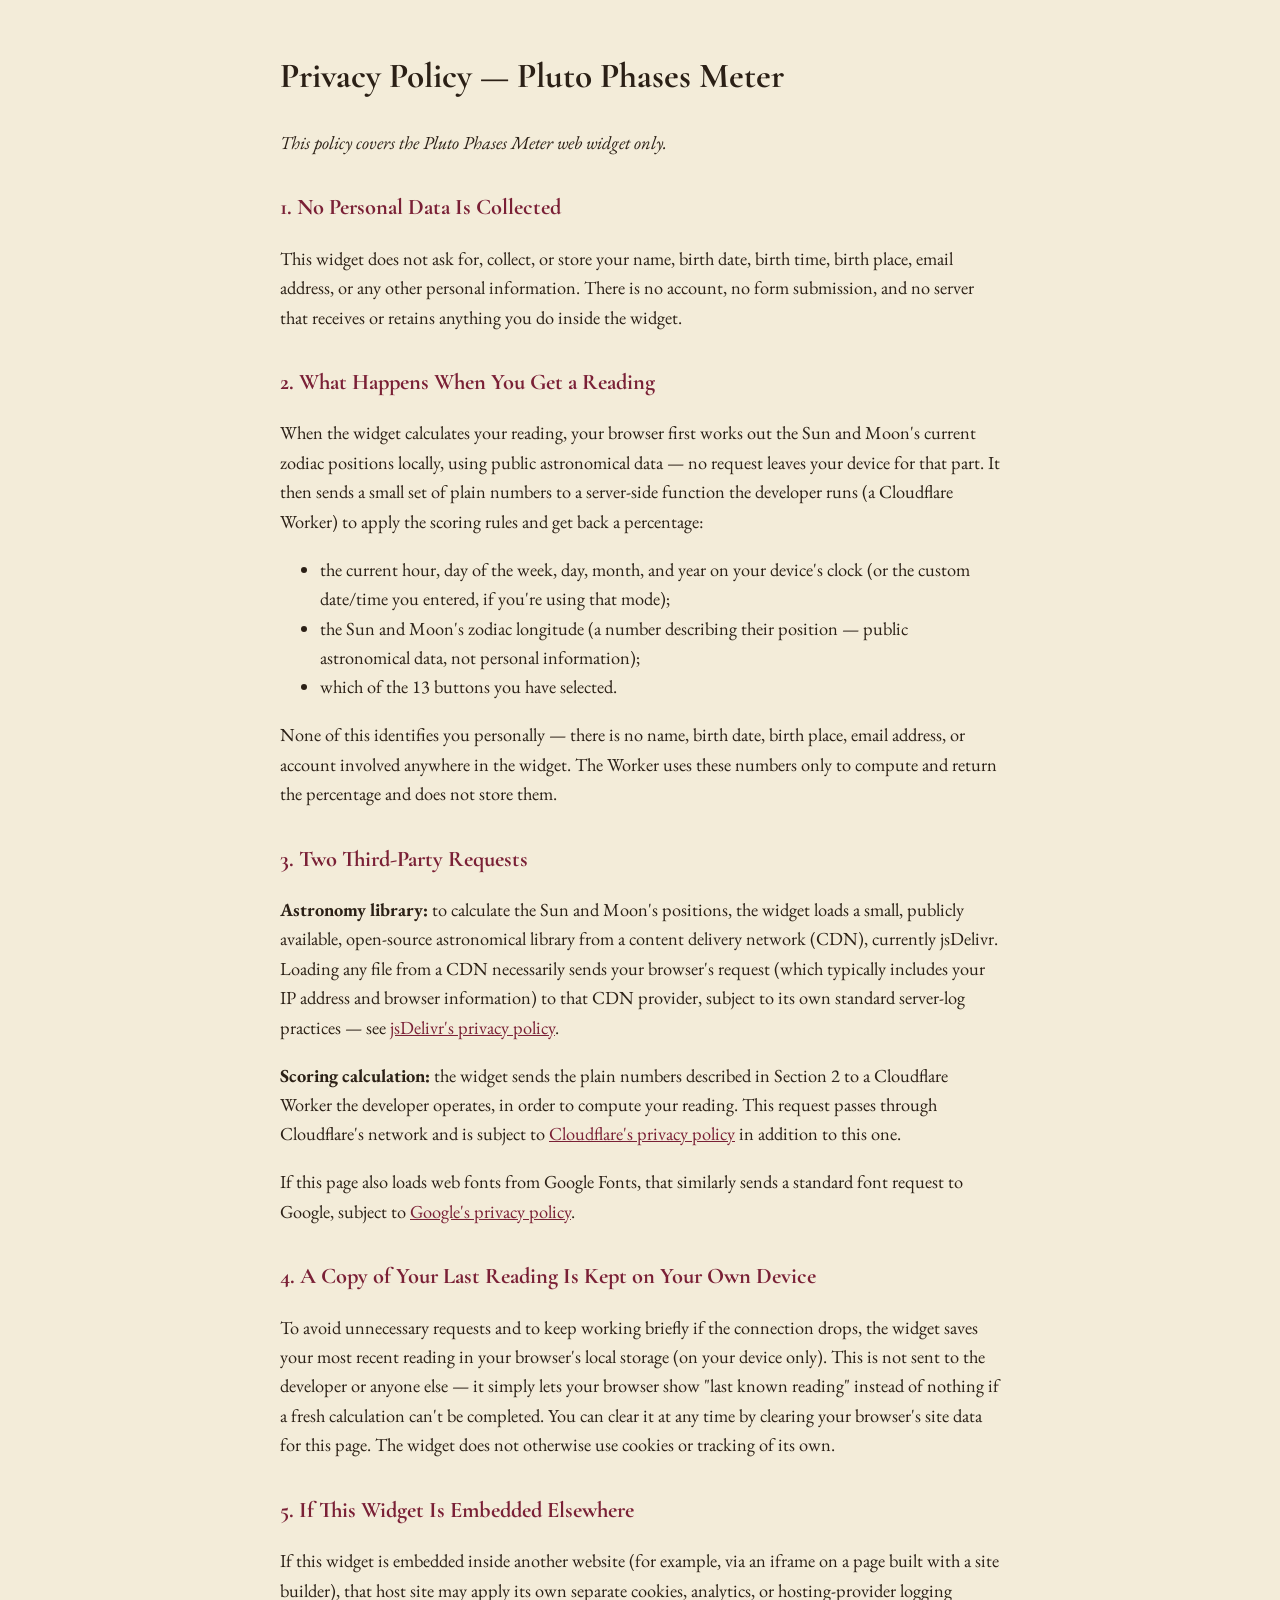
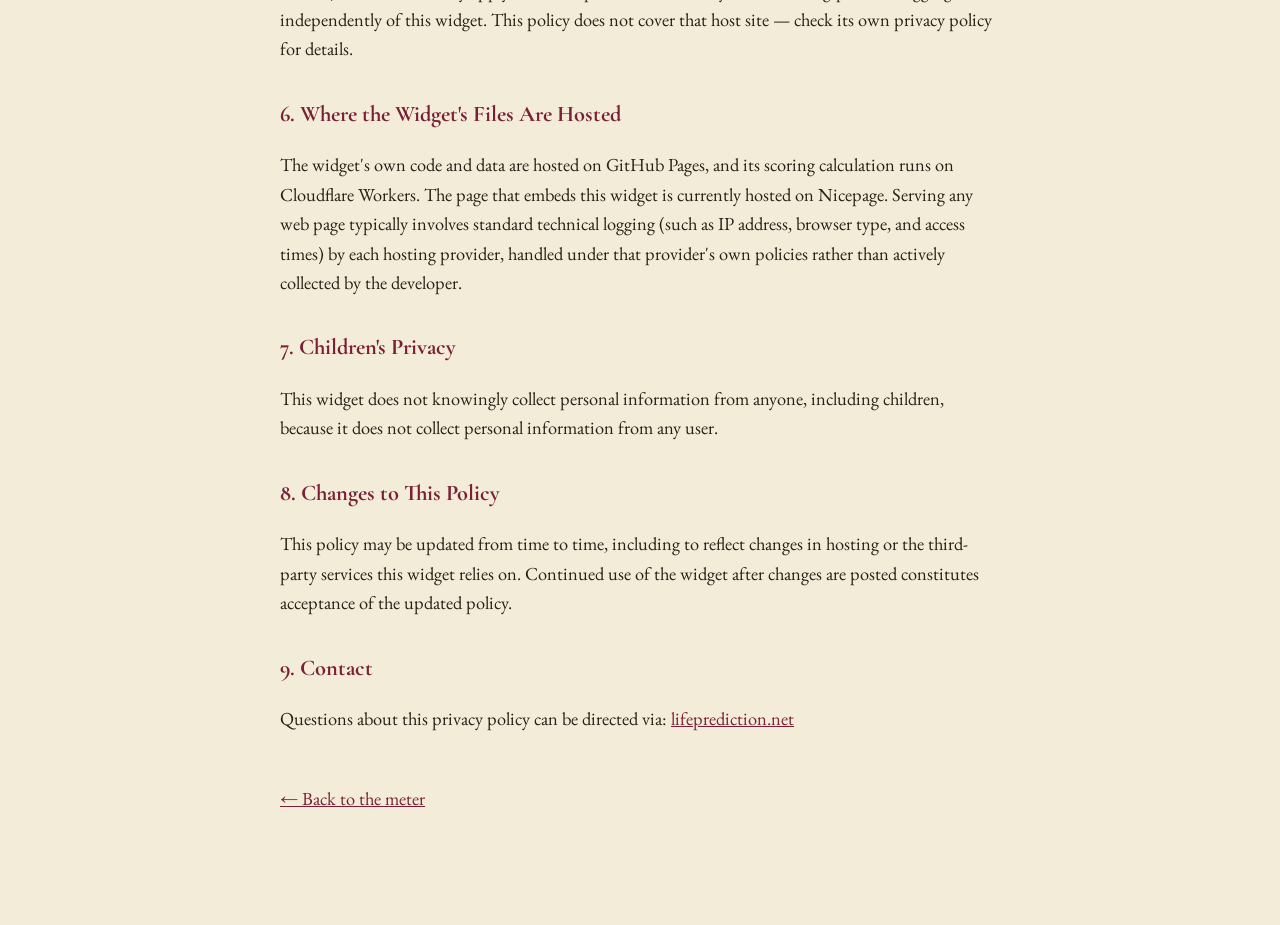
<file: privacy.html>
<!doctype html>
<html lang="en">
<head>
<meta charset="utf-8">
<meta name="viewport" content="width=device-width, initial-scale=1">
<title>Privacy Policy — Pluto Phases Meter</title>
<link href="https://fonts.googleapis.com/css2?family=Cormorant+Garamond:wght@600;700&family=EB+Garamond:ital@0;1&display=swap" rel="stylesheet">
<style>
  body { max-width: 720px; margin: 3rem auto; padding: 0 1.5rem 4rem; font-family: 'EB Garamond', Georgia, serif; font-size: 1.15rem; line-height: 1.6; color: #2b2016; background: #f3ecd9; }
  h1 { font-family: 'Cormorant Garamond', Georgia, serif; font-size: 2.2rem; }
  h2 { font-family: 'Cormorant Garamond', Georgia, serif; font-size: 1.4rem; color: #7a2036; margin-top: 2rem; }
  a { color: #7a2036; }
  .fill-in { background: #fff3d6; padding: 0 4px; border-radius: 3px; }
  .back { display:inline-block; margin-top: 2rem; }
</style>
</head>
<body>
<h1>Privacy Policy — Pluto Phases Meter</h1>
<p><em>This policy covers the Pluto Phases Meter web widget only.</em></p>

<h2>1. No Personal Data Is Collected</h2>
<p>This widget does not ask for, collect, or store your name, birth date, birth time, birth place, email address, or any other personal information. There is no account, no form submission, and no server that receives or retains anything you do inside the widget.</p>

<h2>2. What Happens When You Get a Reading</h2>
<p>When the widget calculates your reading, your browser first works out the Sun and Moon's current zodiac positions locally, using public astronomical data — no request leaves your device for that part. It then sends a small set of plain numbers to a server-side function the developer runs (a Cloudflare Worker) to apply the scoring rules and get back a percentage:</p>
<ul>
<li>the current hour, day of the week, day, month, and year on your device's clock (or the custom date/time you entered, if you're using that mode);</li>
<li>the Sun and Moon's zodiac longitude (a number describing their position — public astronomical data, not personal information);</li>
<li>which of the 13 buttons you have selected.</li>
</ul>
<p>None of this identifies you personally — there is no name, birth date, birth place, email address, or account involved anywhere in the widget. The Worker uses these numbers only to compute and return the percentage and does not store them.</p>

<h2>3. Two Third-Party Requests</h2>
<p><strong>Astronomy library:</strong> to calculate the Sun and Moon's positions, the widget loads a small, publicly available, open-source astronomical library from a content delivery network (CDN), currently jsDelivr. Loading any file from a CDN necessarily sends your browser's request (which typically includes your IP address and browser information) to that CDN provider, subject to its own standard server-log practices — see <a href="https://www.jsdelivr.com/privacy-policy-jsdelivr-net" target="_blank" rel="noopener">jsDelivr's privacy policy</a>.</p>
<p><strong>Scoring calculation:</strong> the widget sends the plain numbers described in Section 2 to a Cloudflare Worker the developer operates, in order to compute your reading. This request passes through Cloudflare's network and is subject to <a href="https://www.cloudflare.com/privacypolicy/" target="_blank" rel="noopener">Cloudflare's privacy policy</a> in addition to this one.</p>
<p>If this page also loads web fonts from Google Fonts, that similarly sends a standard font request to Google, subject to <a href="https://policies.google.com/privacy" target="_blank" rel="noopener">Google's privacy policy</a>.</p>

<h2>4. A Copy of Your Last Reading Is Kept on Your Own Device</h2>
<p>To avoid unnecessary requests and to keep working briefly if the connection drops, the widget saves your most recent reading in your browser's local storage (on your device only). This is not sent to the developer or anyone else — it simply lets your browser show "last known reading" instead of nothing if a fresh calculation can't be completed. You can clear it at any time by clearing your browser's site data for this page. The widget does not otherwise use cookies or tracking of its own.</p>

<h2>5. If This Widget Is Embedded Elsewhere</h2>
<p>If this widget is embedded inside another website (for example, via an iframe on a page built with a site builder), that host site may apply its own separate cookies, analytics, or hosting-provider logging independently of this widget. This policy does not cover that host site — check its own privacy policy for details.</p>

<h2>6. Where the Widget's Files Are Hosted</h2>
<p>The widget's own code and data are hosted on GitHub Pages, and its scoring calculation runs on Cloudflare Workers. The page that embeds this widget is currently hosted on Nicepage. Serving any web page typically involves standard technical logging (such as IP address, browser type, and access times) by each hosting provider, handled under that provider's own policies rather than actively collected by the developer.</p>

<h2>7. Children's Privacy</h2>
<p>This widget does not knowingly collect personal information from anyone, including children, because it does not collect personal information from any user.</p>

<h2>8. Changes to This Policy</h2>
<p>This policy may be updated from time to time, including to reflect changes in hosting or the third-party services this widget relies on. Continued use of the widget after changes are posted constitutes acceptance of the updated policy.</p>

<h2>9. Contact</h2>
<p>Questions about this privacy policy can be directed via: <a href="https://lifeprediction.net" target="_blank" rel="noopener">lifeprediction.net</a></p>

<a class="back" href="index.html">&larr; Back to the meter</a>
</body>
</html>
</file>
